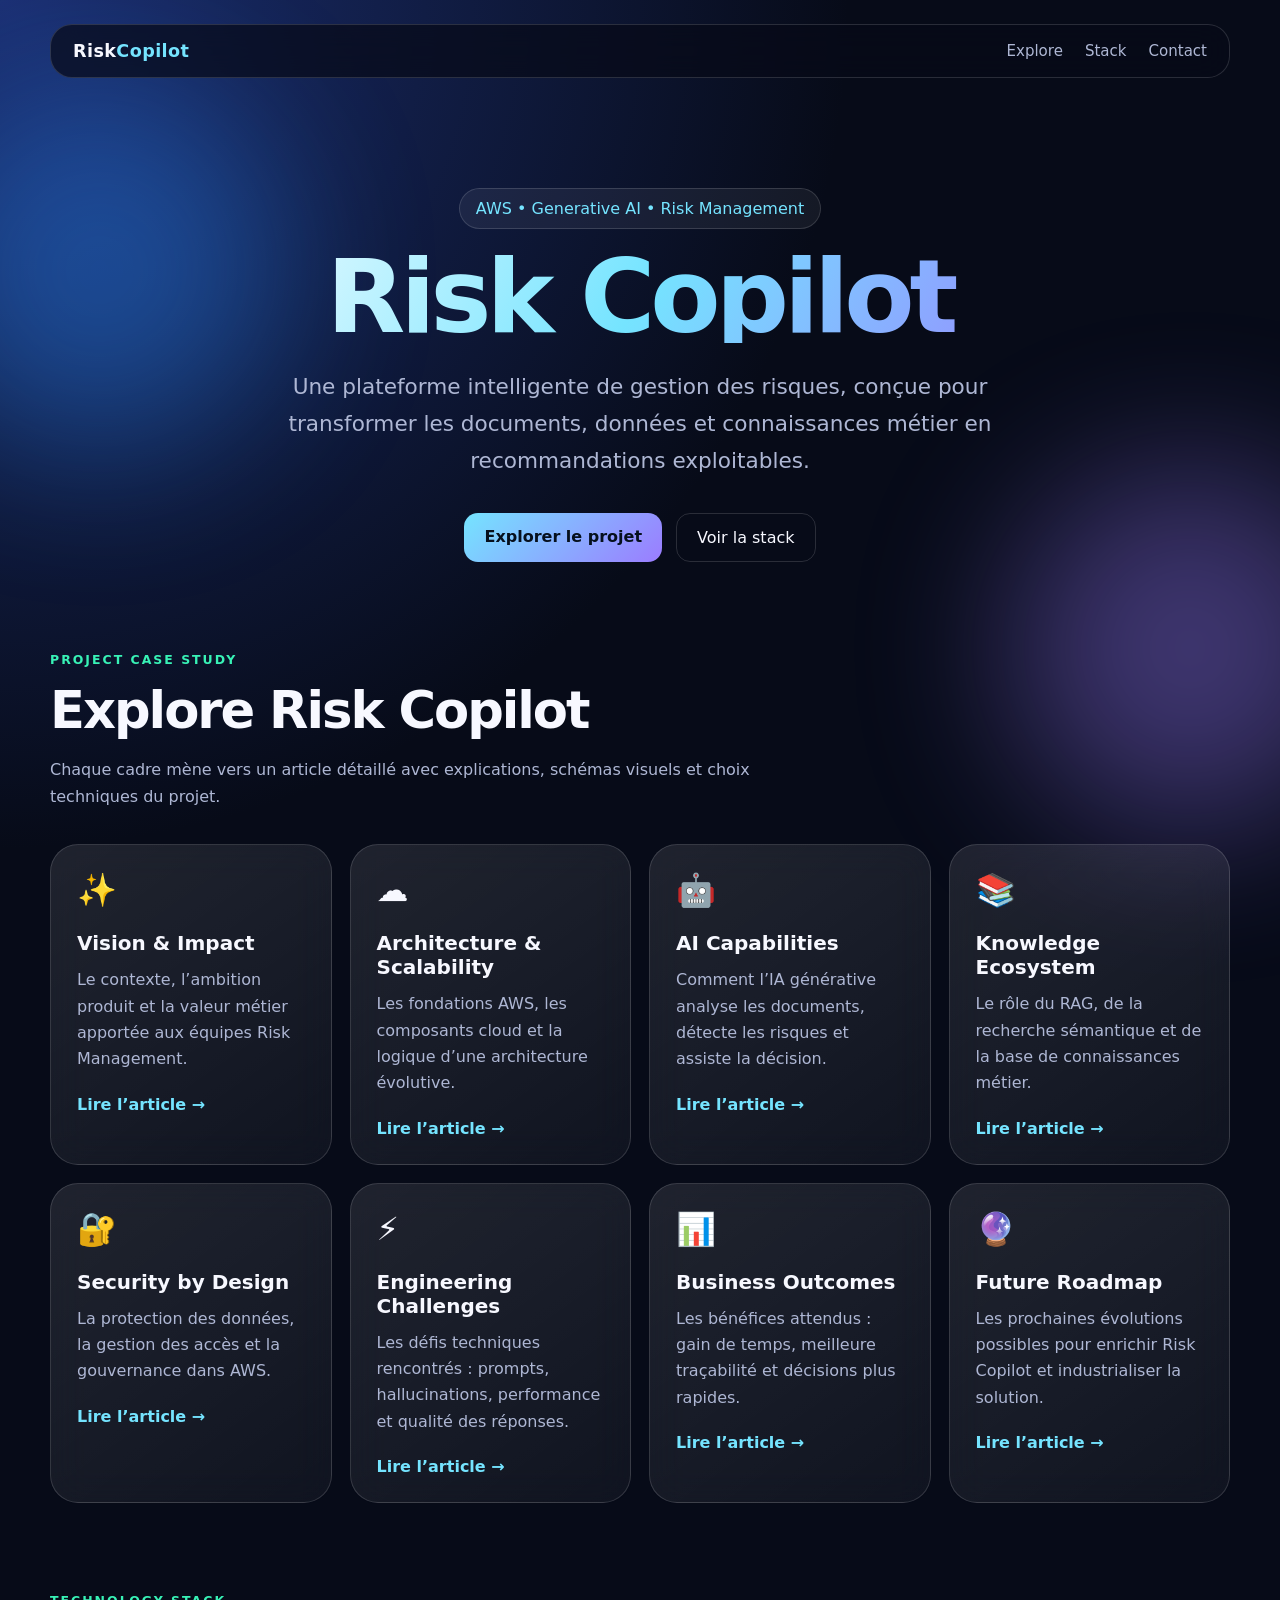
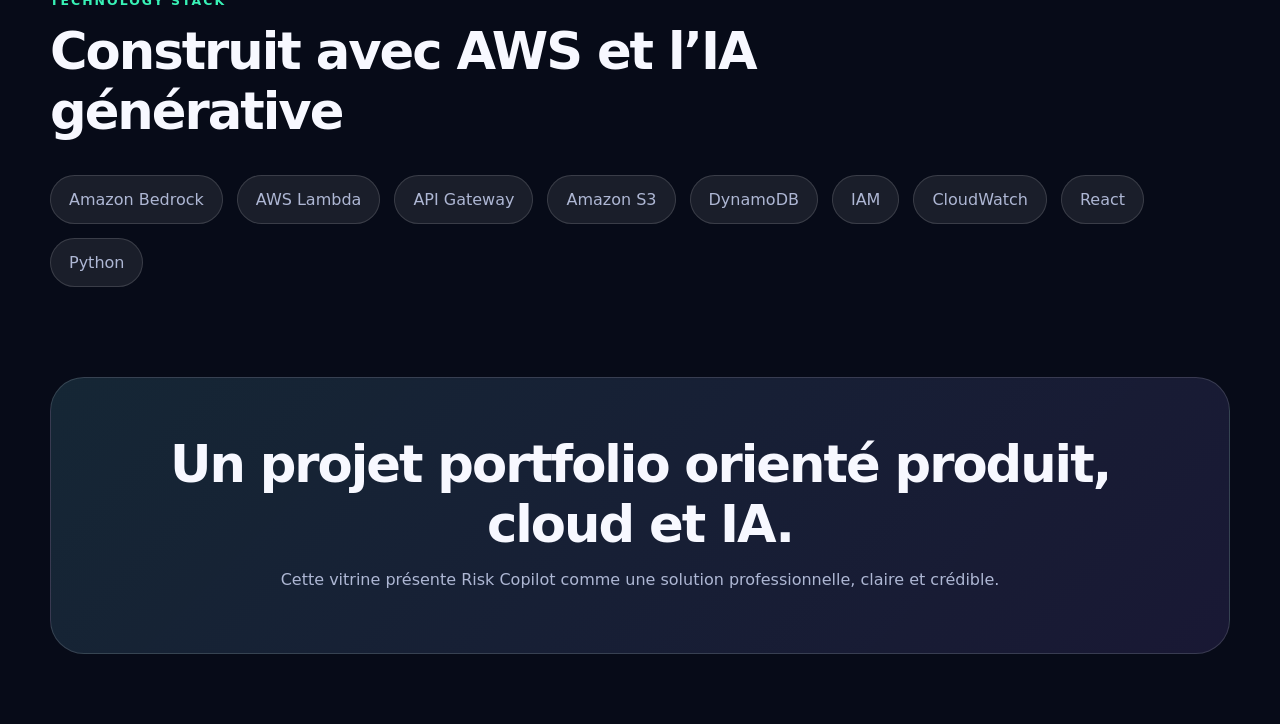
<file: index.html>
<!DOCTYPE html>
<html lang="fr">
<head>
  <meta charset="UTF-8" />
  <meta name="viewport" content="width=device-width, initial-scale=1.0" />
  <title>Risk Copilot | Portfolio Project</title>
  <link rel="stylesheet" href="style.css" />
</head>
<body>
  <div class="background-orb orb-one"></div>
  <div class="background-orb orb-two"></div>

  <header class="navbar">
    <div class="brand">Risk<span>Copilot</span></div>
    <nav>
      <a href="#explore">Explore</a>
      <a href="#stack">Stack</a>
      <a href="#contact">Contact</a>
    </nav>
  </header>

  <main>
    <section class="hero reveal">
      <div class="hero-badge">AWS • Generative AI • Risk Management</div>
      <h1>Risk Copilot</h1>
      <p class="subtitle">Une plateforme intelligente de gestion des risques, conçue pour transformer les documents, données et connaissances métier en recommandations exploitables.</p>
      <div class="hero-actions">
        <a class="primary-btn" href="#explore">Explorer le projet</a>
        <a class="secondary-btn" href="#stack">Voir la stack</a>
      </div>
    </section>

    <section id="explore" class="section reveal">
      <div class="section-heading">
        <p class="eyebrow">Project Case Study</p>
        <h2>Explore Risk Copilot</h2>
        <p>Chaque cadre mène vers un article détaillé avec explications, schémas visuels et choix techniques du projet.</p>
      </div>

      <div class="cards-grid">
        <a class="card" href="articles/vision-impact.html">
          <div class="icon">✨</div>
          <h3>Vision & Impact</h3>
          <p>Le contexte, l’ambition produit et la valeur métier apportée aux équipes Risk Management.</p>
          <span>Lire l’article →</span>
        </a>

        <a class="card" href="articles/architecture-scalability.html">
          <div class="icon">☁️</div>
          <h3>Architecture & Scalability</h3>
          <p>Les fondations AWS, les composants cloud et la logique d’une architecture évolutive.</p>
          <span>Lire l’article →</span>
        </a>

        <a class="card" href="articles/ai-capabilities.html">
          <div class="icon">🤖</div>
          <h3>AI Capabilities</h3>
          <p>Comment l’IA générative analyse les documents, détecte les risques et assiste la décision.</p>
          <span>Lire l’article →</span>
        </a>

        <a class="card" href="articles/knowledge-ecosystem.html">
          <div class="icon">📚</div>
          <h3>Knowledge Ecosystem</h3>
          <p>Le rôle du RAG, de la recherche sémantique et de la base de connaissances métier.</p>
          <span>Lire l’article →</span>
        </a>

        <a class="card" href="articles/security-by-design.html">
          <div class="icon">🔐</div>
          <h3>Security by Design</h3>
          <p>La protection des données, la gestion des accès et la gouvernance dans AWS.</p>
          <span>Lire l’article →</span>
        </a>

        <a class="card" href="articles/engineering-challenges.html">
          <div class="icon">⚡</div>
          <h3>Engineering Challenges</h3>
          <p>Les défis techniques rencontrés : prompts, hallucinations, performance et qualité des réponses.</p>
          <span>Lire l’article →</span>
        </a>

        <a class="card" href="articles/business-outcomes.html">
          <div class="icon">📊</div>
          <h3>Business Outcomes</h3>
          <p>Les bénéfices attendus : gain de temps, meilleure traçabilité et décisions plus rapides.</p>
          <span>Lire l’article →</span>
        </a>

        <a class="card" href="articles/future-roadmap.html">
          <div class="icon">🔮</div>
          <h3>Future Roadmap</h3>
          <p>Les prochaines évolutions possibles pour enrichir Risk Copilot et industrialiser la solution.</p>
          <span>Lire l’article →</span>
        </a>
      </div>
    </section>

    <section id="stack" class="section stack reveal">
      <div class="section-heading">
        <p class="eyebrow">Technology Stack</p>
        <h2>Construit avec AWS et l’IA générative</h2>
      </div>
      <div class="stack-list">
        <span>Amazon Bedrock</span>
        <span>AWS Lambda</span>
        <span>API Gateway</span>
        <span>Amazon S3</span>
        <span>DynamoDB</span>
        <span>IAM</span>
        <span>CloudWatch</span>
        <span>React</span>
        <span>Python</span>
      </div>
    </section>

    <section id="contact" class="footer-cta reveal">
      <h2>Un projet portfolio orienté produit, cloud et IA.</h2>
      <p>Cette vitrine présente Risk Copilot comme une solution professionnelle, claire et crédible.</p>
    </section>
  </main>

  <script src="script.js"></script>
</body>
</html>
</file>
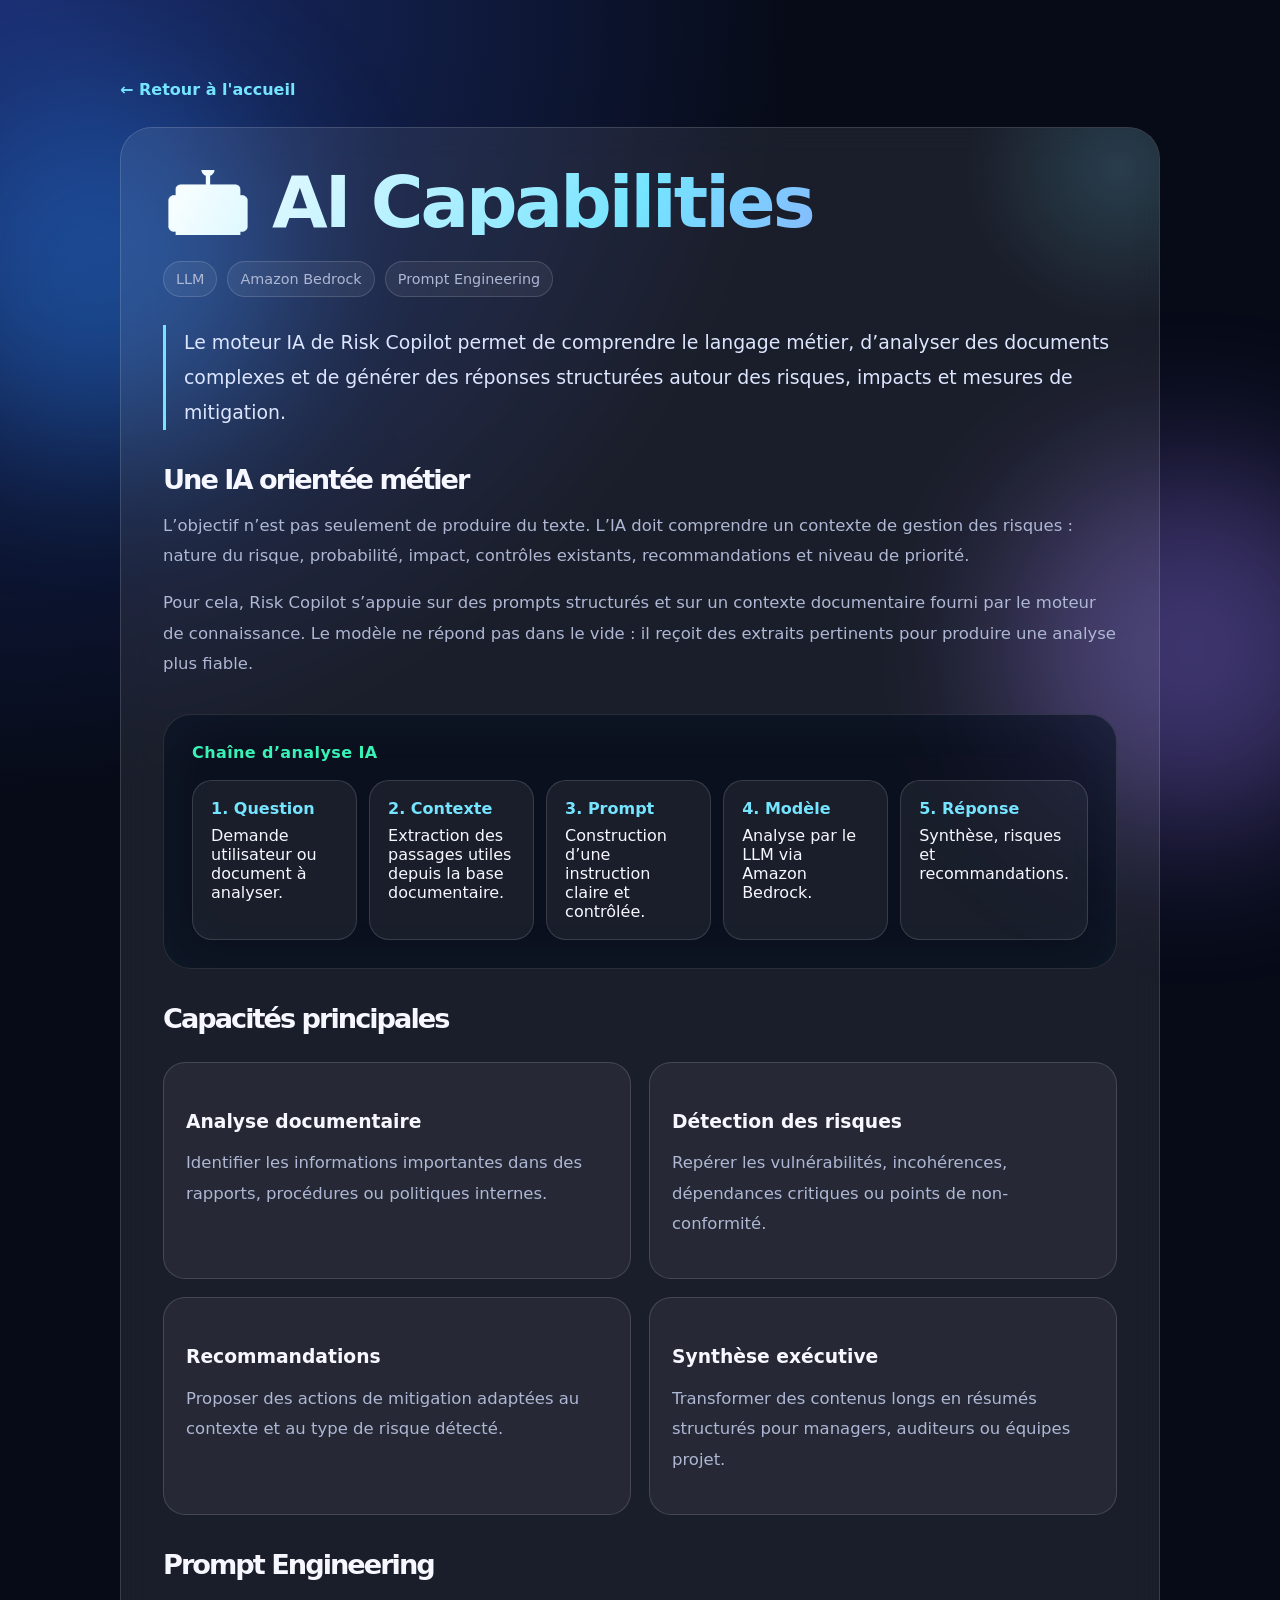
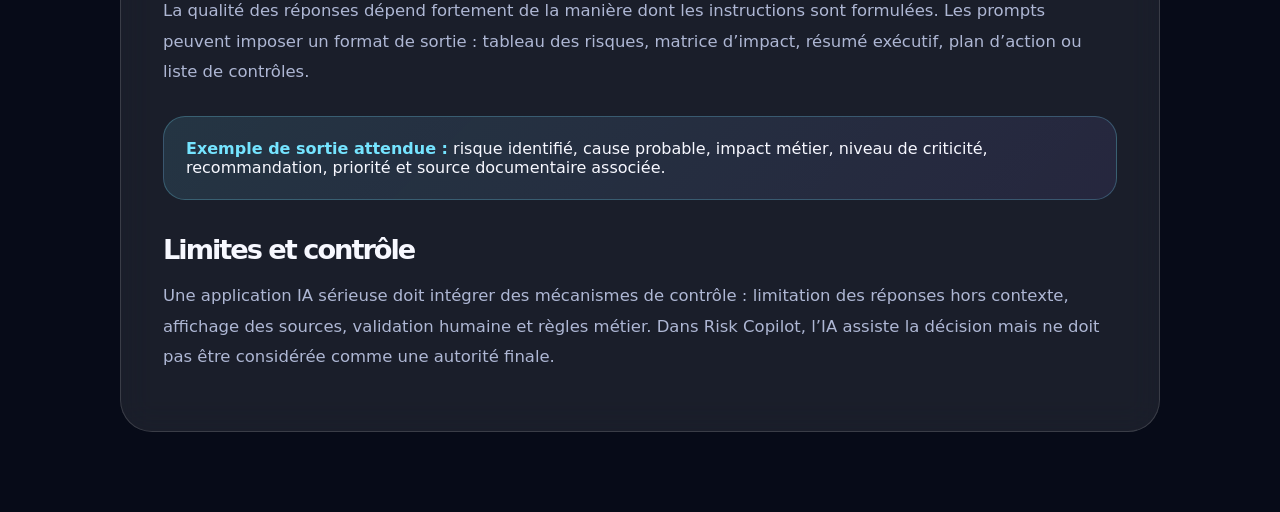
<file: articles/ai-capabilities.html>
<!DOCTYPE html>
<html lang="fr">
<head>
  <meta charset="UTF-8" />
  <meta name="viewport" content="width=device-width, initial-scale=1.0" />
  <title>🤖 AI Capabilities | Risk Copilot</title>
  <link rel="stylesheet" href="../style.css" />
</head>
<body>
  <div class="background-orb orb-one"></div>
  <div class="background-orb orb-two"></div>
  <main class="article-page reveal visible">
    <a class="back-link" href="../index.html">← Retour à l'accueil</a>
    <article class="article-card">
      <h1>🤖 AI Capabilities</h1>
      <div class="article-meta"><span>LLM</span><span>Amazon Bedrock</span><span>Prompt Engineering</span></div>

      <p class="article-lead">Le moteur IA de Risk Copilot permet de comprendre le langage métier, d’analyser des documents complexes et de générer des réponses structurées autour des risques, impacts et mesures de mitigation.</p>
      <h2>Une IA orientée métier</h2>
      <p>L’objectif n’est pas seulement de produire du texte. L’IA doit comprendre un contexte de gestion des risques : nature du risque, probabilité, impact, contrôles existants, recommandations et niveau de priorité.</p>
      <p>Pour cela, Risk Copilot s’appuie sur des prompts structurés et sur un contexte documentaire fourni par le moteur de connaissance. Le modèle ne répond pas dans le vide : il reçoit des extraits pertinents pour produire une analyse plus fiable.</p>
      <div class="diagram">
        <div class="diagram-title">Chaîne d’analyse IA</div>
        <div class="pipeline">
          <div class="step"><b>1. Question</b>Demande utilisateur ou document à analyser.</div>
          <div class="step"><b>2. Contexte</b>Extraction des passages utiles depuis la base documentaire.</div>
          <div class="step"><b>3. Prompt</b>Construction d’une instruction claire et contrôlée.</div>
          <div class="step"><b>4. Modèle</b>Analyse par le LLM via Amazon Bedrock.</div>
          <div class="step"><b>5. Réponse</b>Synthèse, risques et recommandations.</div>
        </div>
      </div>
      <h2>Capacités principales</h2>
      <div class="two-col">
        <div class="info-box"><h3>Analyse documentaire</h3><p>Identifier les informations importantes dans des rapports, procédures ou politiques internes.</p></div>
        <div class="info-box"><h3>Détection des risques</h3><p>Repérer les vulnérabilités, incohérences, dépendances critiques ou points de non-conformité.</p></div>
        <div class="info-box"><h3>Recommandations</h3><p>Proposer des actions de mitigation adaptées au contexte et au type de risque détecté.</p></div>
        <div class="info-box"><h3>Synthèse exécutive</h3><p>Transformer des contenus longs en résumés structurés pour managers, auditeurs ou équipes projet.</p></div>
      </div>
      <h2>Prompt Engineering</h2>
      <p>La qualité des réponses dépend fortement de la manière dont les instructions sont formulées. Les prompts peuvent imposer un format de sortie : tableau des risques, matrice d’impact, résumé exécutif, plan d’action ou liste de contrôles.</p>
      <div class="callout"><strong>Exemple de sortie attendue :</strong> risque identifié, cause probable, impact métier, niveau de criticité, recommandation, priorité et source documentaire associée.</div>
      <h2>Limites et contrôle</h2>
      <p>Une application IA sérieuse doit intégrer des mécanismes de contrôle : limitation des réponses hors contexte, affichage des sources, validation humaine et règles métier. Dans Risk Copilot, l’IA assiste la décision mais ne doit pas être considérée comme une autorité finale.</p>
    </article>
  </main>
</body>
</html>
</file>
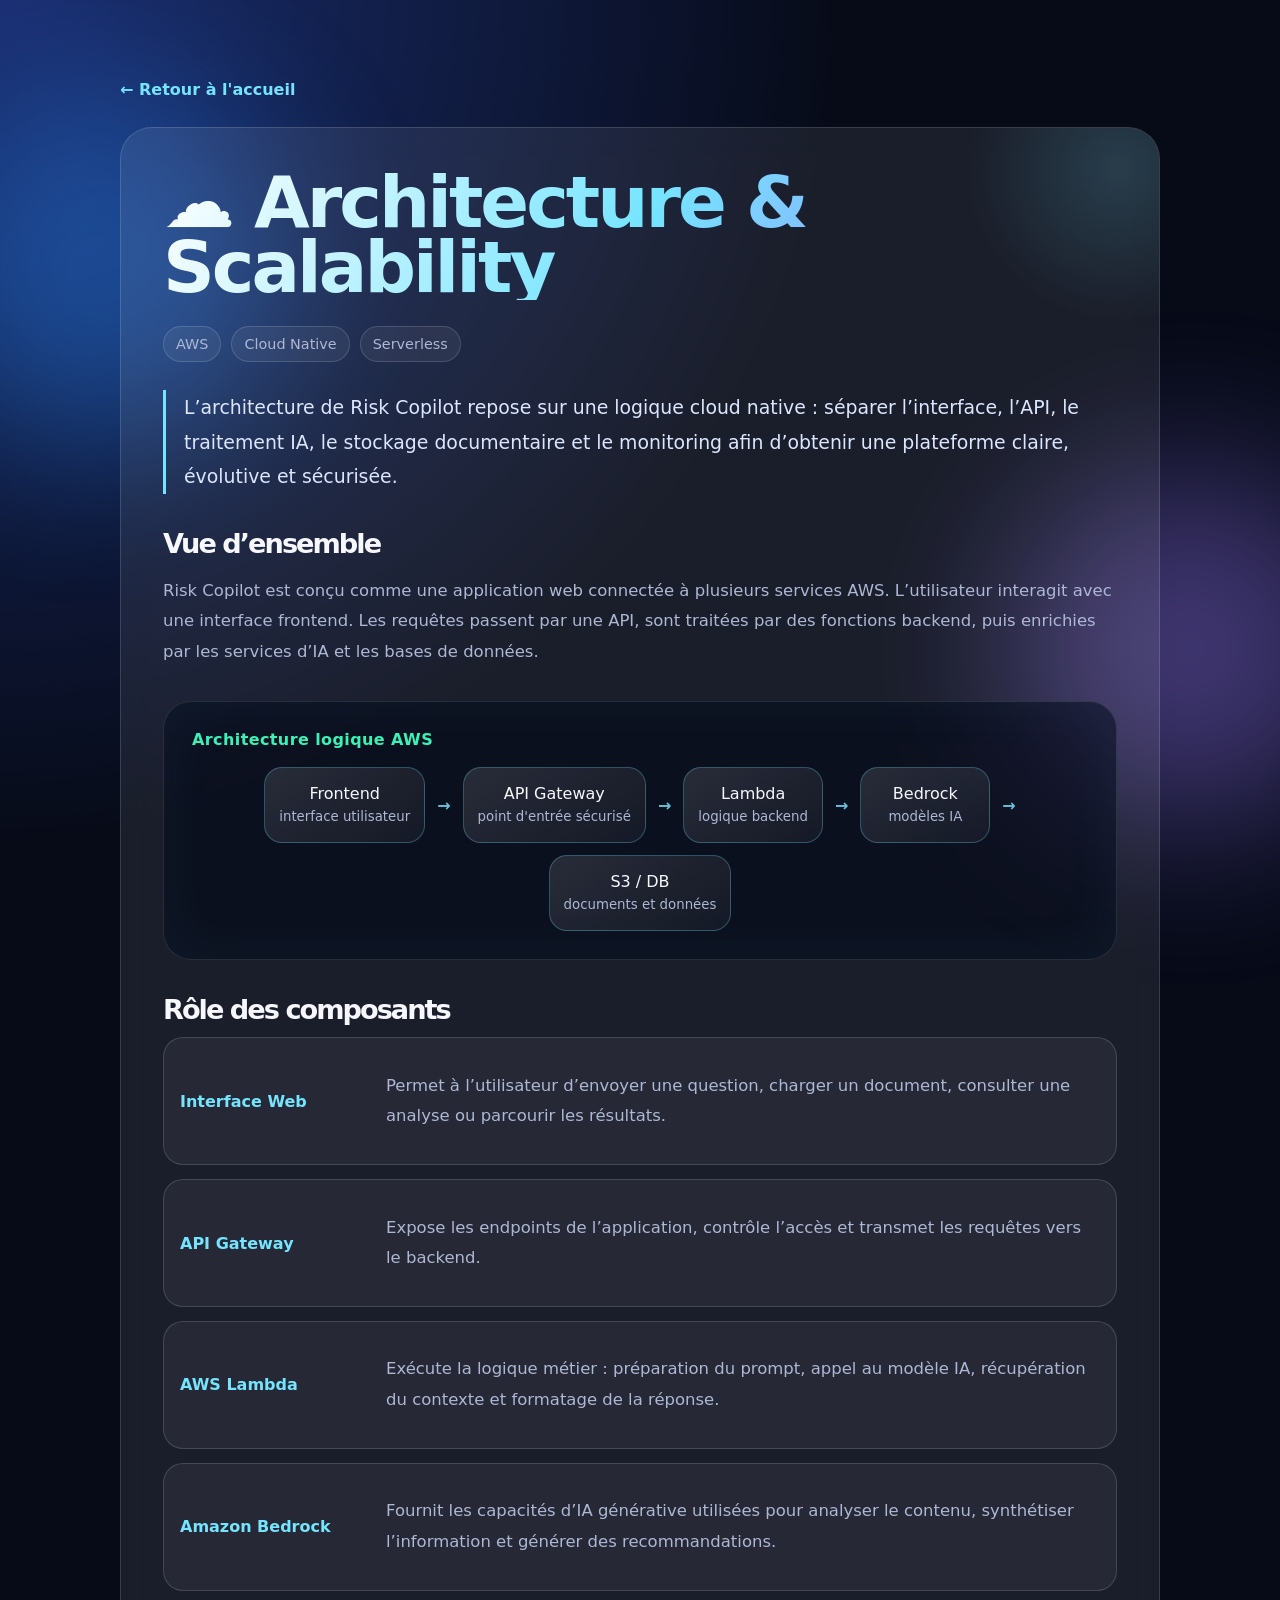
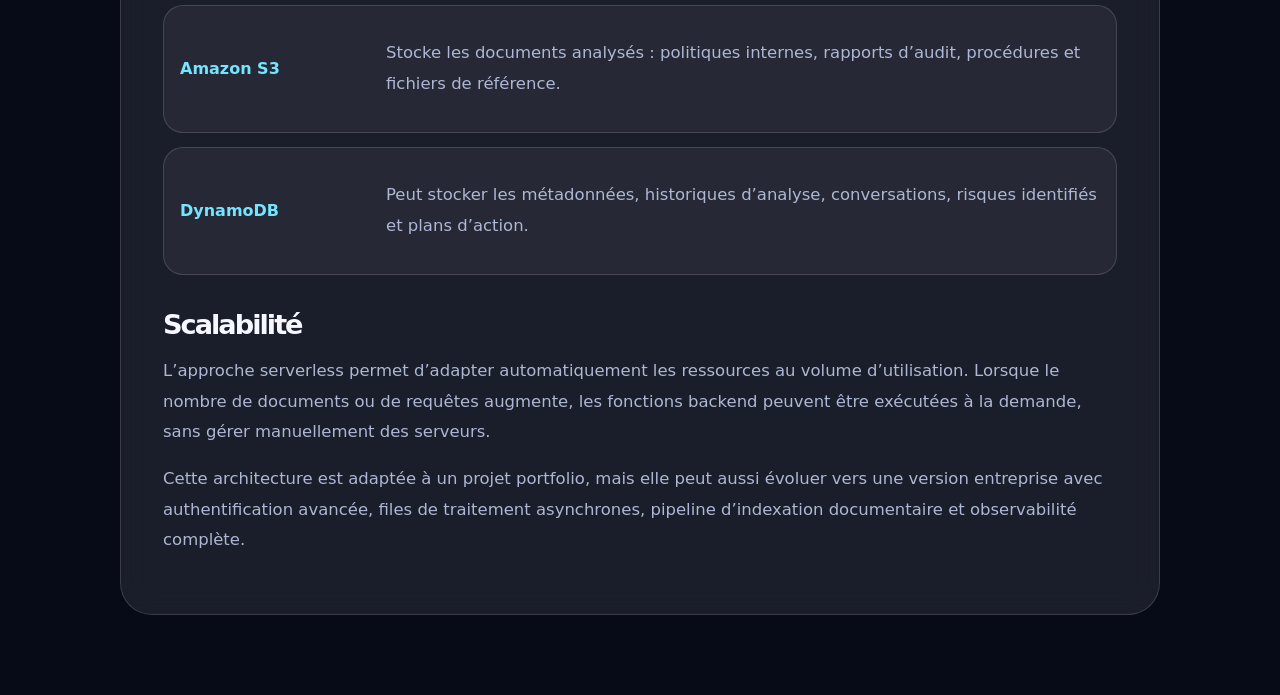
<file: articles/architecture-scalability.html>
<!DOCTYPE html>
<html lang="fr">
<head>
  <meta charset="UTF-8" />
  <meta name="viewport" content="width=device-width, initial-scale=1.0" />
  <title>☁️ Architecture & Scalability | Risk Copilot</title>
  <link rel="stylesheet" href="../style.css" />
</head>
<body>
  <div class="background-orb orb-one"></div>
  <div class="background-orb orb-two"></div>
  <main class="article-page reveal visible">
    <a class="back-link" href="../index.html">← Retour à l'accueil</a>
    <article class="article-card">
      <h1>☁️ Architecture & Scalability</h1>
      <div class="article-meta"><span>AWS</span><span>Cloud Native</span><span>Serverless</span></div>

      <p class="article-lead">L’architecture de Risk Copilot repose sur une logique cloud native : séparer l’interface, l’API, le traitement IA, le stockage documentaire et le monitoring afin d’obtenir une plateforme claire, évolutive et sécurisée.</p>
      <h2>Vue d’ensemble</h2>
      <p>Risk Copilot est conçu comme une application web connectée à plusieurs services AWS. L’utilisateur interagit avec une interface frontend. Les requêtes passent par une API, sont traitées par des fonctions backend, puis enrichies par les services d’IA et les bases de données.</p>
      <div class="diagram">
        <div class="diagram-title">Architecture logique AWS</div>
        <div class="flow">
          <div class="node">Frontend<small>interface utilisateur</small></div><div class="arrow">→</div>
          <div class="node">API Gateway<small>point d'entrée sécurisé</small></div><div class="arrow">→</div>
          <div class="node">Lambda<small>logique backend</small></div><div class="arrow">→</div>
          <div class="node">Bedrock<small>modèles IA</small></div><div class="arrow">→</div>
          <div class="node">S3 / DB<small>documents et données</small></div>
        </div>
      </div>
      <h2>Rôle des composants</h2>
      <div class="layered">
        <div class="layer"><strong>Interface Web</strong><p>Permet à l’utilisateur d’envoyer une question, charger un document, consulter une analyse ou parcourir les résultats.</p></div>
        <div class="layer"><strong>API Gateway</strong><p>Expose les endpoints de l’application, contrôle l’accès et transmet les requêtes vers le backend.</p></div>
        <div class="layer"><strong>AWS Lambda</strong><p>Exécute la logique métier : préparation du prompt, appel au modèle IA, récupération du contexte et formatage de la réponse.</p></div>
        <div class="layer"><strong>Amazon Bedrock</strong><p>Fournit les capacités d’IA générative utilisées pour analyser le contenu, synthétiser l’information et générer des recommandations.</p></div>
        <div class="layer"><strong>Amazon S3</strong><p>Stocke les documents analysés : politiques internes, rapports d’audit, procédures et fichiers de référence.</p></div>
        <div class="layer"><strong>DynamoDB</strong><p>Peut stocker les métadonnées, historiques d’analyse, conversations, risques identifiés et plans d’action.</p></div>
      </div>
      <h2>Scalabilité</h2>
      <p>L’approche serverless permet d’adapter automatiquement les ressources au volume d’utilisation. Lorsque le nombre de documents ou de requêtes augmente, les fonctions backend peuvent être exécutées à la demande, sans gérer manuellement des serveurs.</p>
      <p>Cette architecture est adaptée à un projet portfolio, mais elle peut aussi évoluer vers une version entreprise avec authentification avancée, files de traitement asynchrones, pipeline d’indexation documentaire et observabilité complète.</p>
    </article>
  </main>
</body>
</html>
</file>
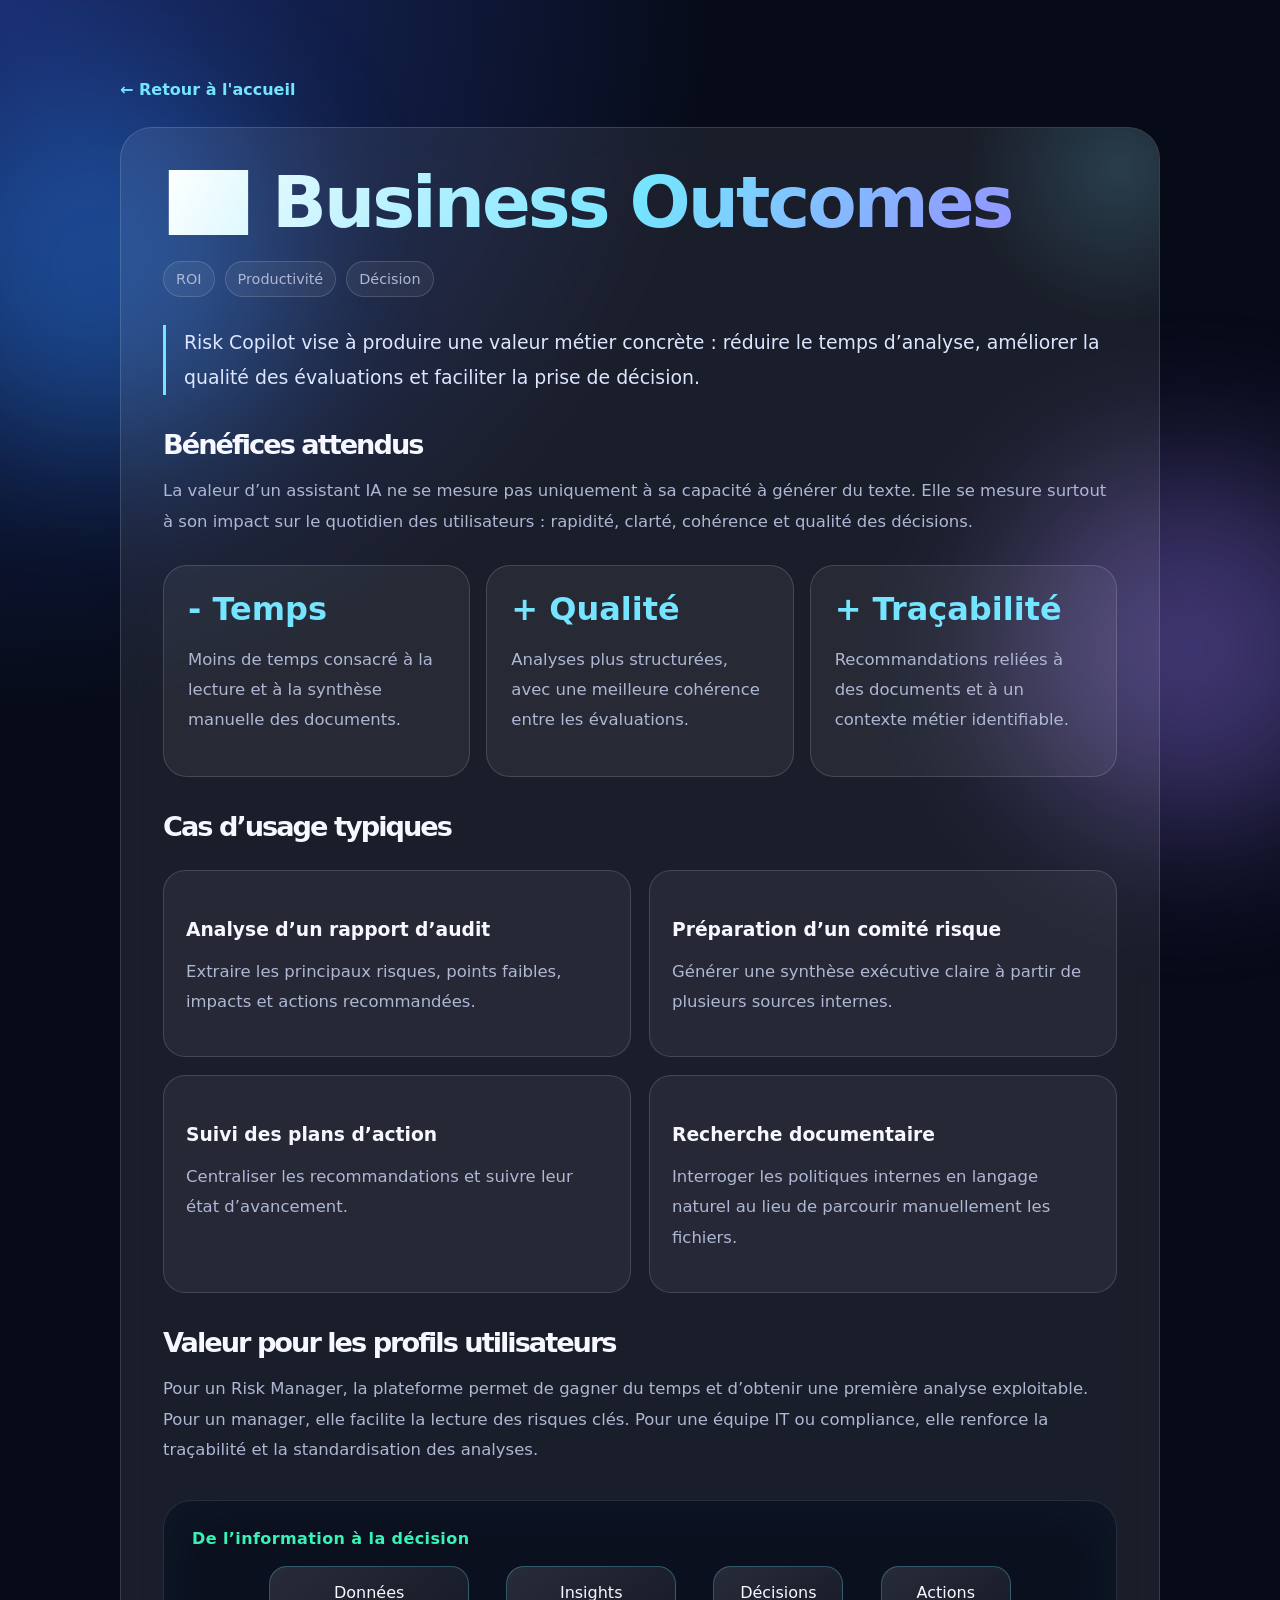
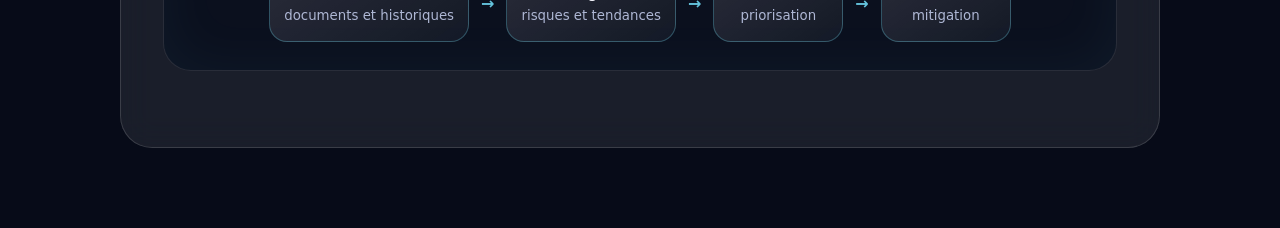
<file: articles/business-outcomes.html>
<!DOCTYPE html>
<html lang="fr">
<head>
  <meta charset="UTF-8" />
  <meta name="viewport" content="width=device-width, initial-scale=1.0" />
  <title>📊 Business Outcomes | Risk Copilot</title>
  <link rel="stylesheet" href="../style.css" />
</head>
<body>
  <div class="background-orb orb-one"></div>
  <div class="background-orb orb-two"></div>
  <main class="article-page reveal visible">
    <a class="back-link" href="../index.html">← Retour à l'accueil</a>
    <article class="article-card">
      <h1>📊 Business Outcomes</h1>
      <div class="article-meta"><span>ROI</span><span>Productivité</span><span>Décision</span></div>

      <p class="article-lead">Risk Copilot vise à produire une valeur métier concrète : réduire le temps d’analyse, améliorer la qualité des évaluations et faciliter la prise de décision.</p>
      <h2>Bénéfices attendus</h2>
      <p>La valeur d’un assistant IA ne se mesure pas uniquement à sa capacité à générer du texte. Elle se mesure surtout à son impact sur le quotidien des utilisateurs : rapidité, clarté, cohérence et qualité des décisions.</p>
      <div class="kpi-grid">
        <div class="kpi"><strong>- Temps</strong><p>Moins de temps consacré à la lecture et à la synthèse manuelle des documents.</p></div>
        <div class="kpi"><strong>+ Qualité</strong><p>Analyses plus structurées, avec une meilleure cohérence entre les évaluations.</p></div>
        <div class="kpi"><strong>+ Traçabilité</strong><p>Recommandations reliées à des documents et à un contexte métier identifiable.</p></div>
      </div>
      <h2>Cas d’usage typiques</h2>
      <div class="two-col">
        <div class="info-box"><h3>Analyse d’un rapport d’audit</h3><p>Extraire les principaux risques, points faibles, impacts et actions recommandées.</p></div>
        <div class="info-box"><h3>Préparation d’un comité risque</h3><p>Générer une synthèse exécutive claire à partir de plusieurs sources internes.</p></div>
        <div class="info-box"><h3>Suivi des plans d’action</h3><p>Centraliser les recommandations et suivre leur état d’avancement.</p></div>
        <div class="info-box"><h3>Recherche documentaire</h3><p>Interroger les politiques internes en langage naturel au lieu de parcourir manuellement les fichiers.</p></div>
      </div>
      <h2>Valeur pour les profils utilisateurs</h2>
      <p>Pour un Risk Manager, la plateforme permet de gagner du temps et d’obtenir une première analyse exploitable. Pour un manager, elle facilite la lecture des risques clés. Pour une équipe IT ou compliance, elle renforce la traçabilité et la standardisation des analyses.</p>
      <div class="diagram">
        <div class="diagram-title">De l’information à la décision</div>
        <div class="flow">
          <div class="node">Données<small>documents et historiques</small></div><div class="arrow">→</div>
          <div class="node">Insights<small>risques et tendances</small></div><div class="arrow">→</div>
          <div class="node">Décisions<small>priorisation</small></div><div class="arrow">→</div>
          <div class="node">Actions<small>mitigation</small></div>
        </div>
      </div>
    </article>
  </main>
</body>
</html>
</file>
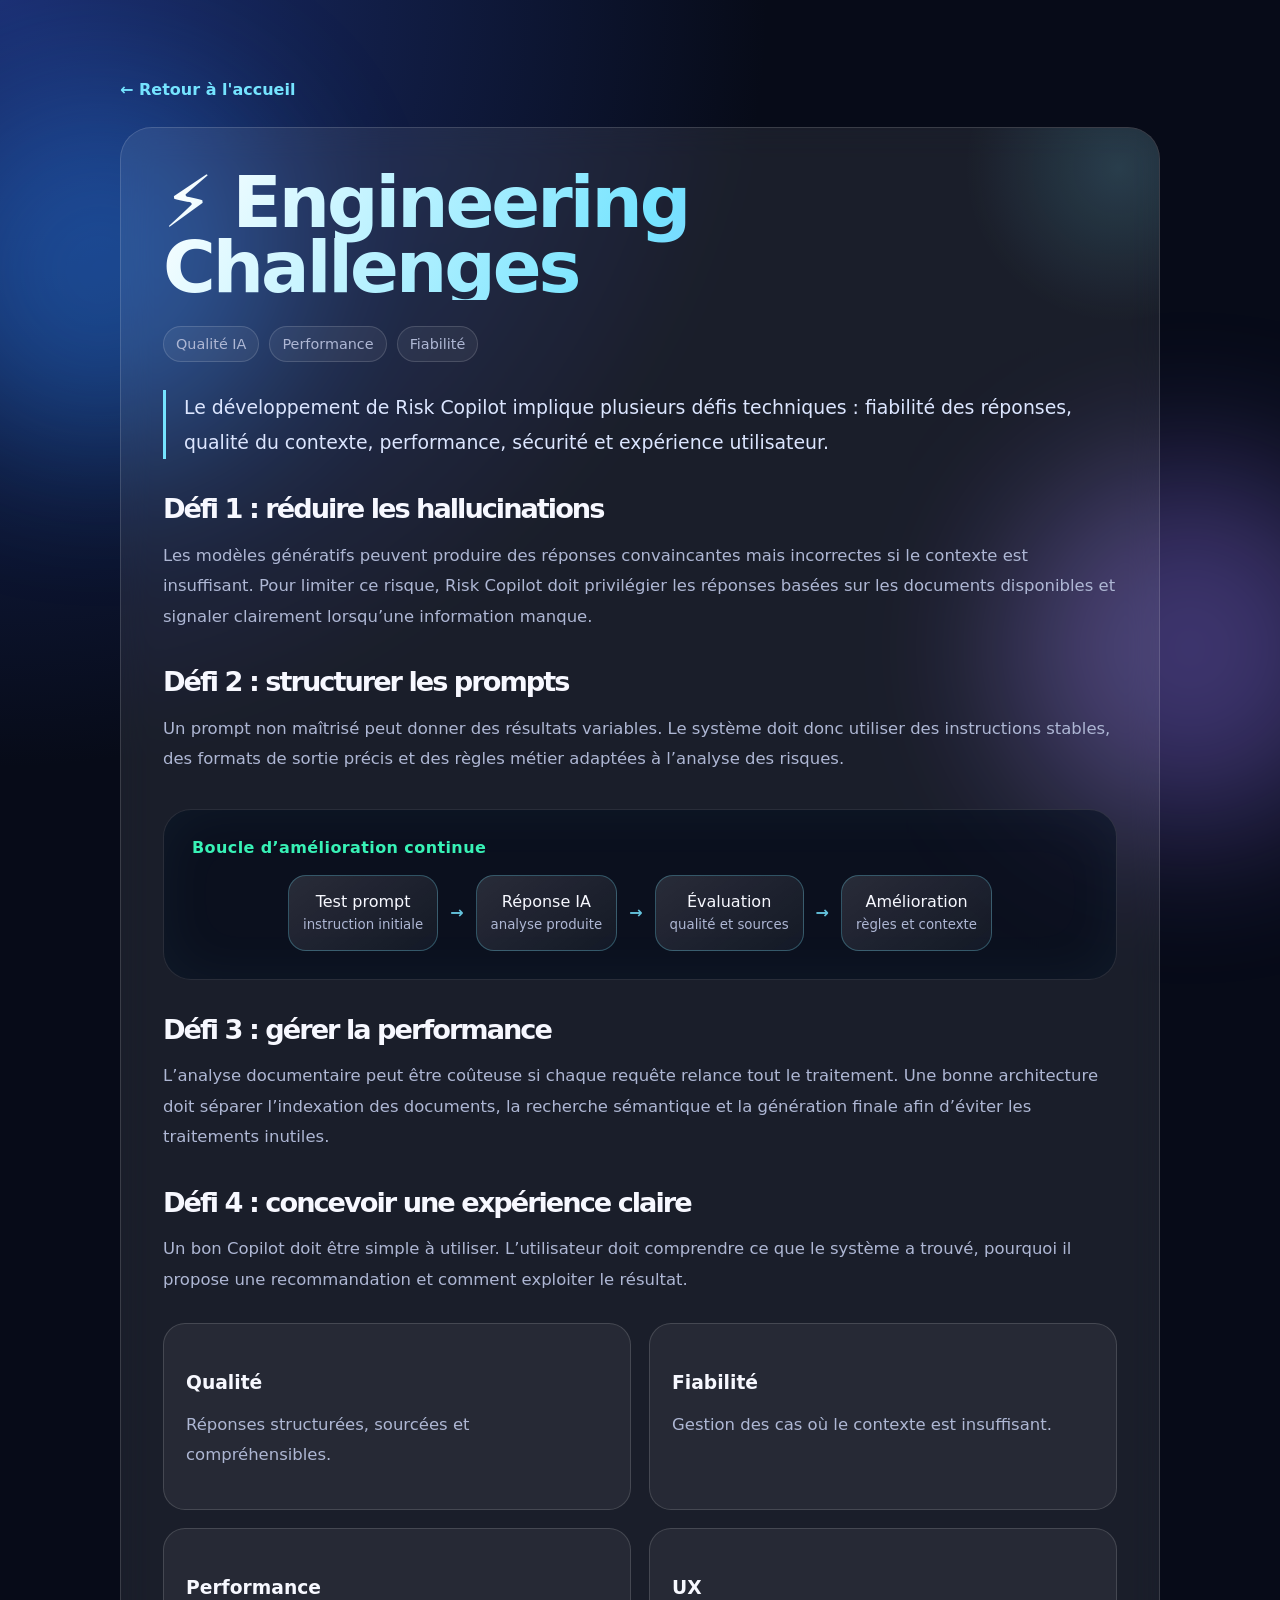
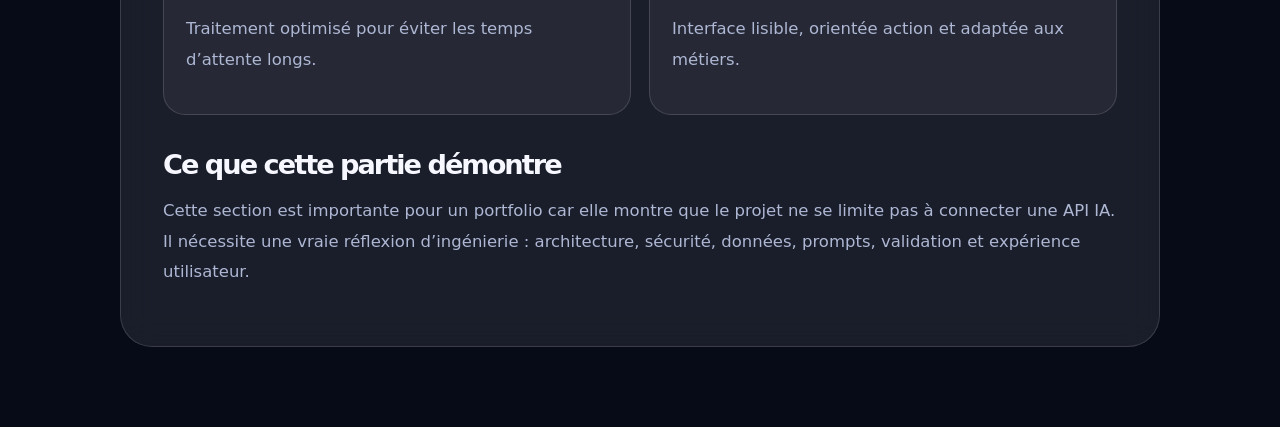
<file: articles/engineering-challenges.html>
<!DOCTYPE html>
<html lang="fr">
<head>
  <meta charset="UTF-8" />
  <meta name="viewport" content="width=device-width, initial-scale=1.0" />
  <title>⚡ Engineering Challenges | Risk Copilot</title>
  <link rel="stylesheet" href="../style.css" />
</head>
<body>
  <div class="background-orb orb-one"></div>
  <div class="background-orb orb-two"></div>
  <main class="article-page reveal visible">
    <a class="back-link" href="../index.html">← Retour à l'accueil</a>
    <article class="article-card">
      <h1>⚡ Engineering Challenges</h1>
      <div class="article-meta"><span>Qualité IA</span><span>Performance</span><span>Fiabilité</span></div>

      <p class="article-lead">Le développement de Risk Copilot implique plusieurs défis techniques : fiabilité des réponses, qualité du contexte, performance, sécurité et expérience utilisateur.</p>
      <h2>Défi 1 : réduire les hallucinations</h2>
      <p>Les modèles génératifs peuvent produire des réponses convaincantes mais incorrectes si le contexte est insuffisant. Pour limiter ce risque, Risk Copilot doit privilégier les réponses basées sur les documents disponibles et signaler clairement lorsqu’une information manque.</p>
      <h2>Défi 2 : structurer les prompts</h2>
      <p>Un prompt non maîtrisé peut donner des résultats variables. Le système doit donc utiliser des instructions stables, des formats de sortie précis et des règles métier adaptées à l’analyse des risques.</p>
      <div class="diagram">
        <div class="diagram-title">Boucle d’amélioration continue</div>
        <div class="flow">
          <div class="node">Test prompt<small>instruction initiale</small></div><div class="arrow">→</div>
          <div class="node">Réponse IA<small>analyse produite</small></div><div class="arrow">→</div>
          <div class="node">Évaluation<small>qualité et sources</small></div><div class="arrow">→</div>
          <div class="node">Amélioration<small>règles et contexte</small></div>
        </div>
      </div>
      <h2>Défi 3 : gérer la performance</h2>
      <p>L’analyse documentaire peut être coûteuse si chaque requête relance tout le traitement. Une bonne architecture doit séparer l’indexation des documents, la recherche sémantique et la génération finale afin d’éviter les traitements inutiles.</p>
      <h2>Défi 4 : concevoir une expérience claire</h2>
      <p>Un bon Copilot doit être simple à utiliser. L’utilisateur doit comprendre ce que le système a trouvé, pourquoi il propose une recommandation et comment exploiter le résultat.</p>
      <div class="two-col">
        <div class="info-box"><h3>Qualité</h3><p>Réponses structurées, sourcées et compréhensibles.</p></div>
        <div class="info-box"><h3>Fiabilité</h3><p>Gestion des cas où le contexte est insuffisant.</p></div>
        <div class="info-box"><h3>Performance</h3><p>Traitement optimisé pour éviter les temps d’attente longs.</p></div>
        <div class="info-box"><h3>UX</h3><p>Interface lisible, orientée action et adaptée aux métiers.</p></div>
      </div>
      <h2>Ce que cette partie démontre</h2>
      <p>Cette section est importante pour un portfolio car elle montre que le projet ne se limite pas à connecter une API IA. Il nécessite une vraie réflexion d’ingénierie : architecture, sécurité, données, prompts, validation et expérience utilisateur.</p>
    </article>
  </main>
</body>
</html>
</file>
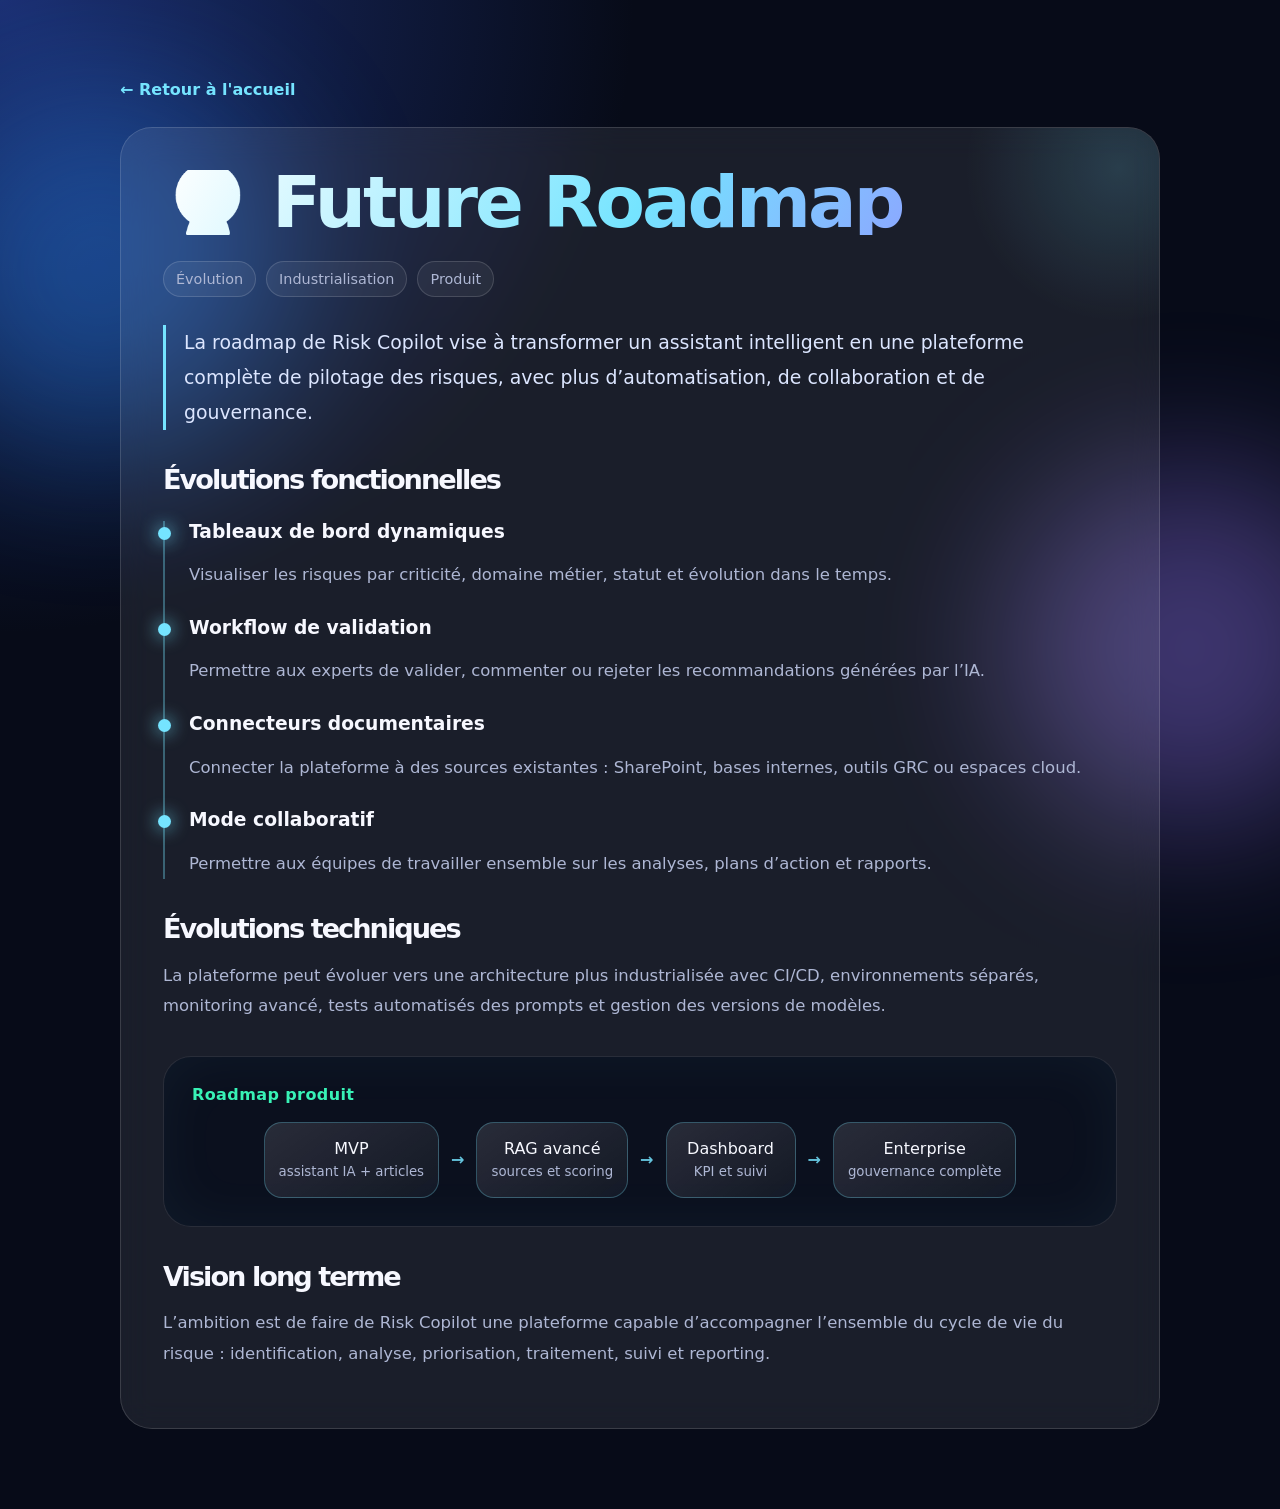
<file: articles/future-roadmap.html>
<!DOCTYPE html>
<html lang="fr">
<head>
  <meta charset="UTF-8" />
  <meta name="viewport" content="width=device-width, initial-scale=1.0" />
  <title>🔮 Future Roadmap | Risk Copilot</title>
  <link rel="stylesheet" href="../style.css" />
</head>
<body>
  <div class="background-orb orb-one"></div>
  <div class="background-orb orb-two"></div>
  <main class="article-page reveal visible">
    <a class="back-link" href="../index.html">← Retour à l'accueil</a>
    <article class="article-card">
      <h1>🔮 Future Roadmap</h1>
      <div class="article-meta"><span>Évolution</span><span>Industrialisation</span><span>Produit</span></div>

      <p class="article-lead">La roadmap de Risk Copilot vise à transformer un assistant intelligent en une plateforme complète de pilotage des risques, avec plus d’automatisation, de collaboration et de gouvernance.</p>
      <h2>Évolutions fonctionnelles</h2>
      <div class="timeline">
        <div class="timeline-item"><h3>Tableaux de bord dynamiques</h3><p>Visualiser les risques par criticité, domaine métier, statut et évolution dans le temps.</p></div>
        <div class="timeline-item"><h3>Workflow de validation</h3><p>Permettre aux experts de valider, commenter ou rejeter les recommandations générées par l’IA.</p></div>
        <div class="timeline-item"><h3>Connecteurs documentaires</h3><p>Connecter la plateforme à des sources existantes : SharePoint, bases internes, outils GRC ou espaces cloud.</p></div>
        <div class="timeline-item"><h3>Mode collaboratif</h3><p>Permettre aux équipes de travailler ensemble sur les analyses, plans d’action et rapports.</p></div>
      </div>
      <h2>Évolutions techniques</h2>
      <p>La plateforme peut évoluer vers une architecture plus industrialisée avec CI/CD, environnements séparés, monitoring avancé, tests automatisés des prompts et gestion des versions de modèles.</p>
      <div class="diagram">
        <div class="diagram-title">Roadmap produit</div>
        <div class="flow">
          <div class="node">MVP<small>assistant IA + articles</small></div><div class="arrow">→</div>
          <div class="node">RAG avancé<small>sources et scoring</small></div><div class="arrow">→</div>
          <div class="node">Dashboard<small>KPI et suivi</small></div><div class="arrow">→</div>
          <div class="node">Enterprise<small>gouvernance complète</small></div>
        </div>
      </div>
      <h2>Vision long terme</h2>
      <p>L’ambition est de faire de Risk Copilot une plateforme capable d’accompagner l’ensemble du cycle de vie du risque : identification, analyse, priorisation, traitement, suivi et reporting.</p>
    </article>
  </main>
</body>
</html>
</file>
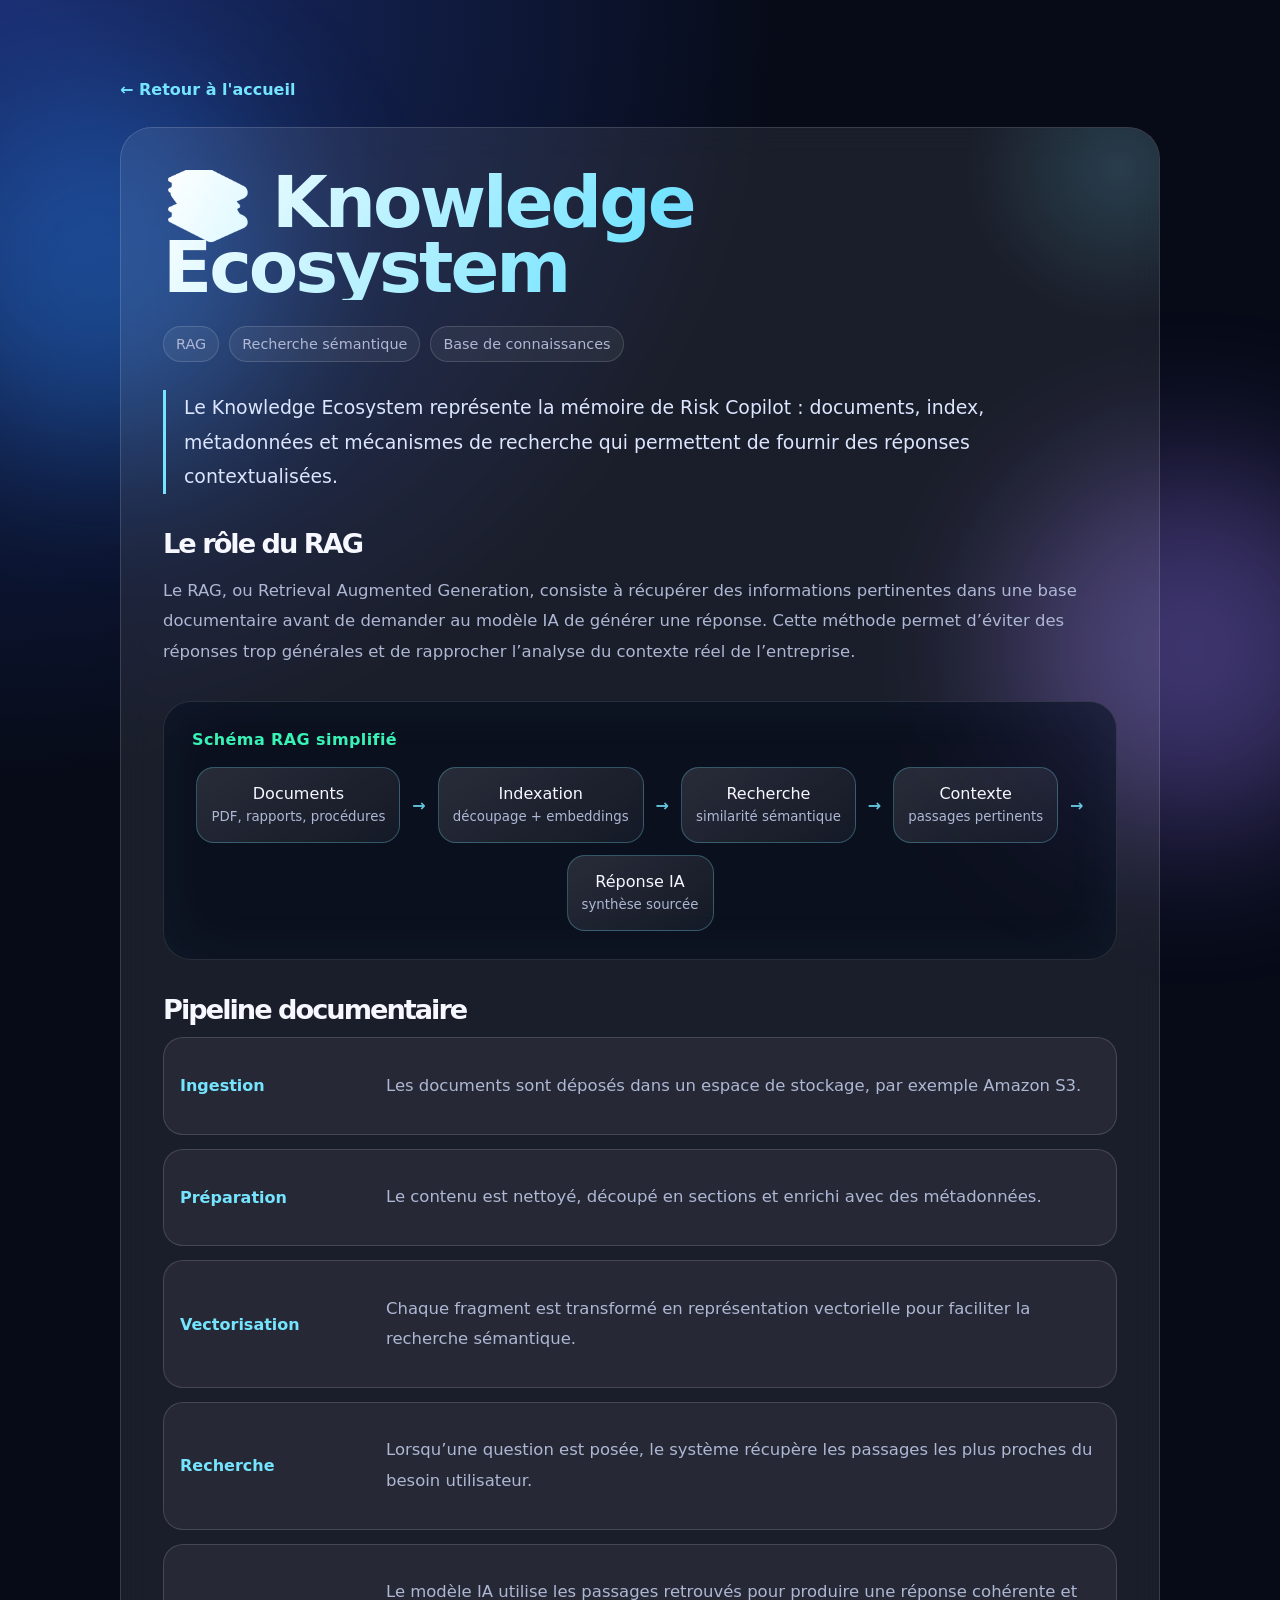
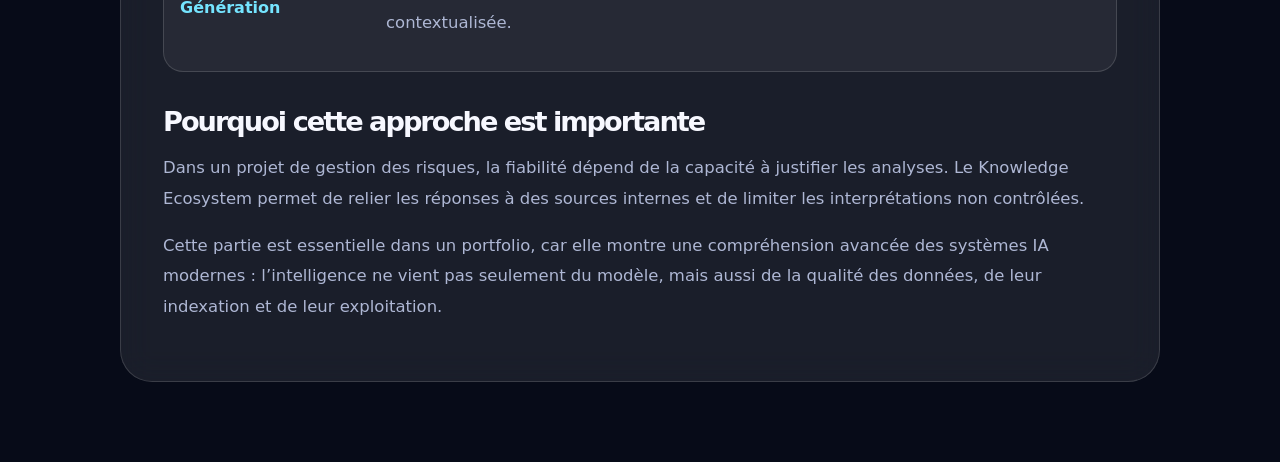
<file: articles/knowledge-ecosystem.html>
<!DOCTYPE html>
<html lang="fr">
<head>
  <meta charset="UTF-8" />
  <meta name="viewport" content="width=device-width, initial-scale=1.0" />
  <title>📚 Knowledge Ecosystem | Risk Copilot</title>
  <link rel="stylesheet" href="../style.css" />
</head>
<body>
  <div class="background-orb orb-one"></div>
  <div class="background-orb orb-two"></div>
  <main class="article-page reveal visible">
    <a class="back-link" href="../index.html">← Retour à l'accueil</a>
    <article class="article-card">
      <h1>📚 Knowledge Ecosystem</h1>
      <div class="article-meta"><span>RAG</span><span>Recherche sémantique</span><span>Base de connaissances</span></div>

      <p class="article-lead">Le Knowledge Ecosystem représente la mémoire de Risk Copilot : documents, index, métadonnées et mécanismes de recherche qui permettent de fournir des réponses contextualisées.</p>
      <h2>Le rôle du RAG</h2>
      <p>Le RAG, ou Retrieval Augmented Generation, consiste à récupérer des informations pertinentes dans une base documentaire avant de demander au modèle IA de générer une réponse. Cette méthode permet d’éviter des réponses trop générales et de rapprocher l’analyse du contexte réel de l’entreprise.</p>
      <div class="diagram">
        <div class="diagram-title">Schéma RAG simplifié</div>
        <div class="flow">
          <div class="node">Documents<small>PDF, rapports, procédures</small></div><div class="arrow">→</div>
          <div class="node">Indexation<small>découpage + embeddings</small></div><div class="arrow">→</div>
          <div class="node">Recherche<small>similarité sémantique</small></div><div class="arrow">→</div>
          <div class="node">Contexte<small>passages pertinents</small></div><div class="arrow">→</div>
          <div class="node">Réponse IA<small>synthèse sourcée</small></div>
        </div>
      </div>
      <h2>Pipeline documentaire</h2>
      <div class="layered">
        <div class="layer"><strong>Ingestion</strong><p>Les documents sont déposés dans un espace de stockage, par exemple Amazon S3.</p></div>
        <div class="layer"><strong>Préparation</strong><p>Le contenu est nettoyé, découpé en sections et enrichi avec des métadonnées.</p></div>
        <div class="layer"><strong>Vectorisation</strong><p>Chaque fragment est transformé en représentation vectorielle pour faciliter la recherche sémantique.</p></div>
        <div class="layer"><strong>Recherche</strong><p>Lorsqu’une question est posée, le système récupère les passages les plus proches du besoin utilisateur.</p></div>
        <div class="layer"><strong>Génération</strong><p>Le modèle IA utilise les passages retrouvés pour produire une réponse cohérente et contextualisée.</p></div>
      </div>
      <h2>Pourquoi cette approche est importante</h2>
      <p>Dans un projet de gestion des risques, la fiabilité dépend de la capacité à justifier les analyses. Le Knowledge Ecosystem permet de relier les réponses à des sources internes et de limiter les interprétations non contrôlées.</p>
      <p>Cette partie est essentielle dans un portfolio, car elle montre une compréhension avancée des systèmes IA modernes : l’intelligence ne vient pas seulement du modèle, mais aussi de la qualité des données, de leur indexation et de leur exploitation.</p>
    </article>
  </main>
</body>
</html>
</file>
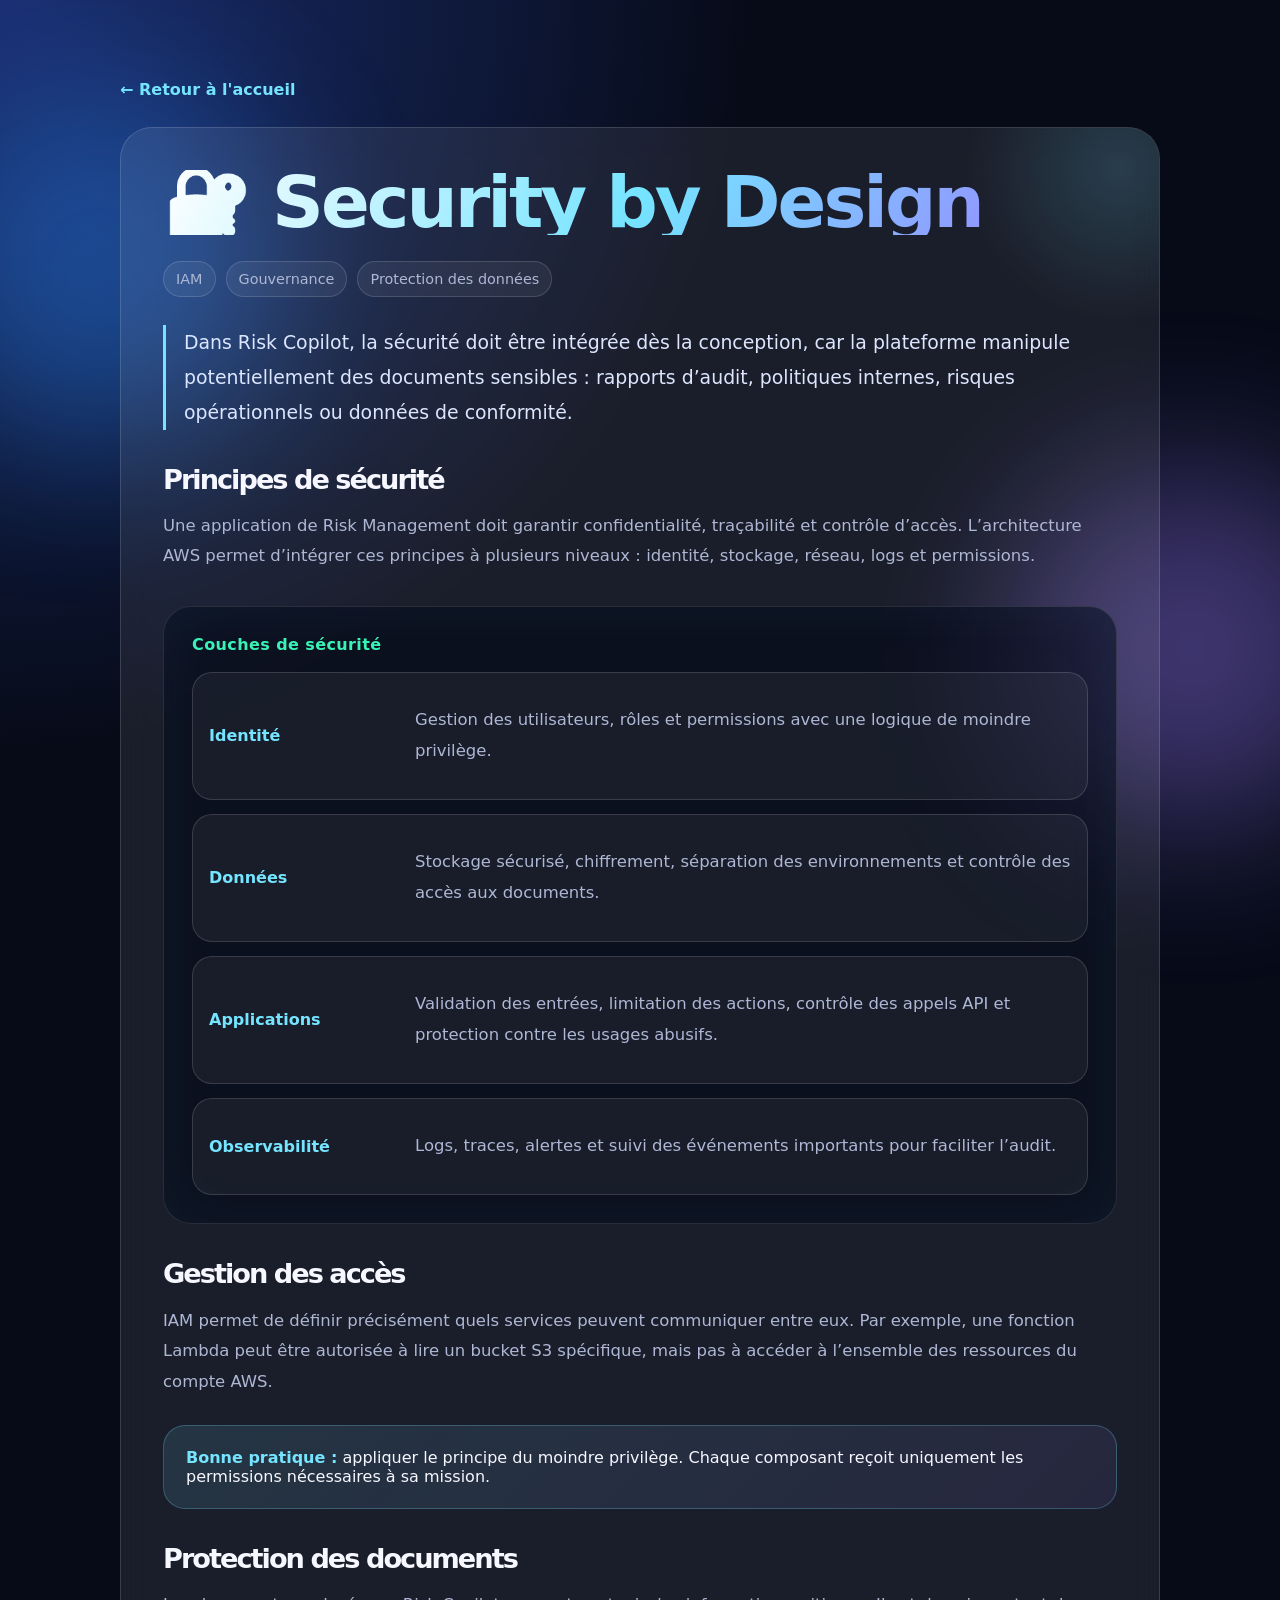
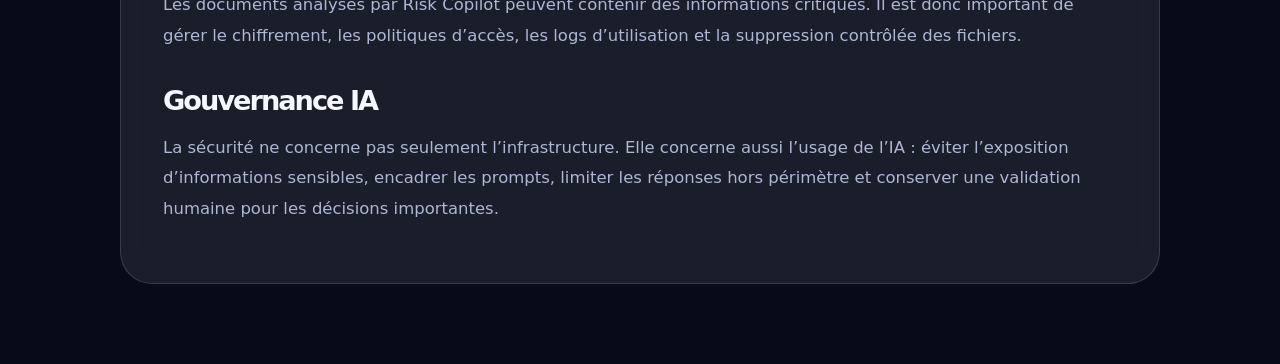
<file: articles/security-by-design.html>
<!DOCTYPE html>
<html lang="fr">
<head>
  <meta charset="UTF-8" />
  <meta name="viewport" content="width=device-width, initial-scale=1.0" />
  <title>🔐 Security by Design | Risk Copilot</title>
  <link rel="stylesheet" href="../style.css" />
</head>
<body>
  <div class="background-orb orb-one"></div>
  <div class="background-orb orb-two"></div>
  <main class="article-page reveal visible">
    <a class="back-link" href="../index.html">← Retour à l'accueil</a>
    <article class="article-card">
      <h1>🔐 Security by Design</h1>
      <div class="article-meta"><span>IAM</span><span>Gouvernance</span><span>Protection des données</span></div>

      <p class="article-lead">Dans Risk Copilot, la sécurité doit être intégrée dès la conception, car la plateforme manipule potentiellement des documents sensibles : rapports d’audit, politiques internes, risques opérationnels ou données de conformité.</p>
      <h2>Principes de sécurité</h2>
      <p>Une application de Risk Management doit garantir confidentialité, traçabilité et contrôle d’accès. L’architecture AWS permet d’intégrer ces principes à plusieurs niveaux : identité, stockage, réseau, logs et permissions.</p>
      <div class="diagram">
        <div class="diagram-title">Couches de sécurité</div>
        <div class="layered">
          <div class="layer"><strong>Identité</strong><p>Gestion des utilisateurs, rôles et permissions avec une logique de moindre privilège.</p></div>
          <div class="layer"><strong>Données</strong><p>Stockage sécurisé, chiffrement, séparation des environnements et contrôle des accès aux documents.</p></div>
          <div class="layer"><strong>Applications</strong><p>Validation des entrées, limitation des actions, contrôle des appels API et protection contre les usages abusifs.</p></div>
          <div class="layer"><strong>Observabilité</strong><p>Logs, traces, alertes et suivi des événements importants pour faciliter l’audit.</p></div>
        </div>
      </div>
      <h2>Gestion des accès</h2>
      <p>IAM permet de définir précisément quels services peuvent communiquer entre eux. Par exemple, une fonction Lambda peut être autorisée à lire un bucket S3 spécifique, mais pas à accéder à l’ensemble des ressources du compte AWS.</p>
      <div class="callout"><strong>Bonne pratique :</strong> appliquer le principe du moindre privilège. Chaque composant reçoit uniquement les permissions nécessaires à sa mission.</div>
      <h2>Protection des documents</h2>
      <p>Les documents analysés par Risk Copilot peuvent contenir des informations critiques. Il est donc important de gérer le chiffrement, les politiques d’accès, les logs d’utilisation et la suppression contrôlée des fichiers.</p>
      <h2>Gouvernance IA</h2>
      <p>La sécurité ne concerne pas seulement l’infrastructure. Elle concerne aussi l’usage de l’IA : éviter l’exposition d’informations sensibles, encadrer les prompts, limiter les réponses hors périmètre et conserver une validation humaine pour les décisions importantes.</p>
    </article>
  </main>
</body>
</html>
</file>
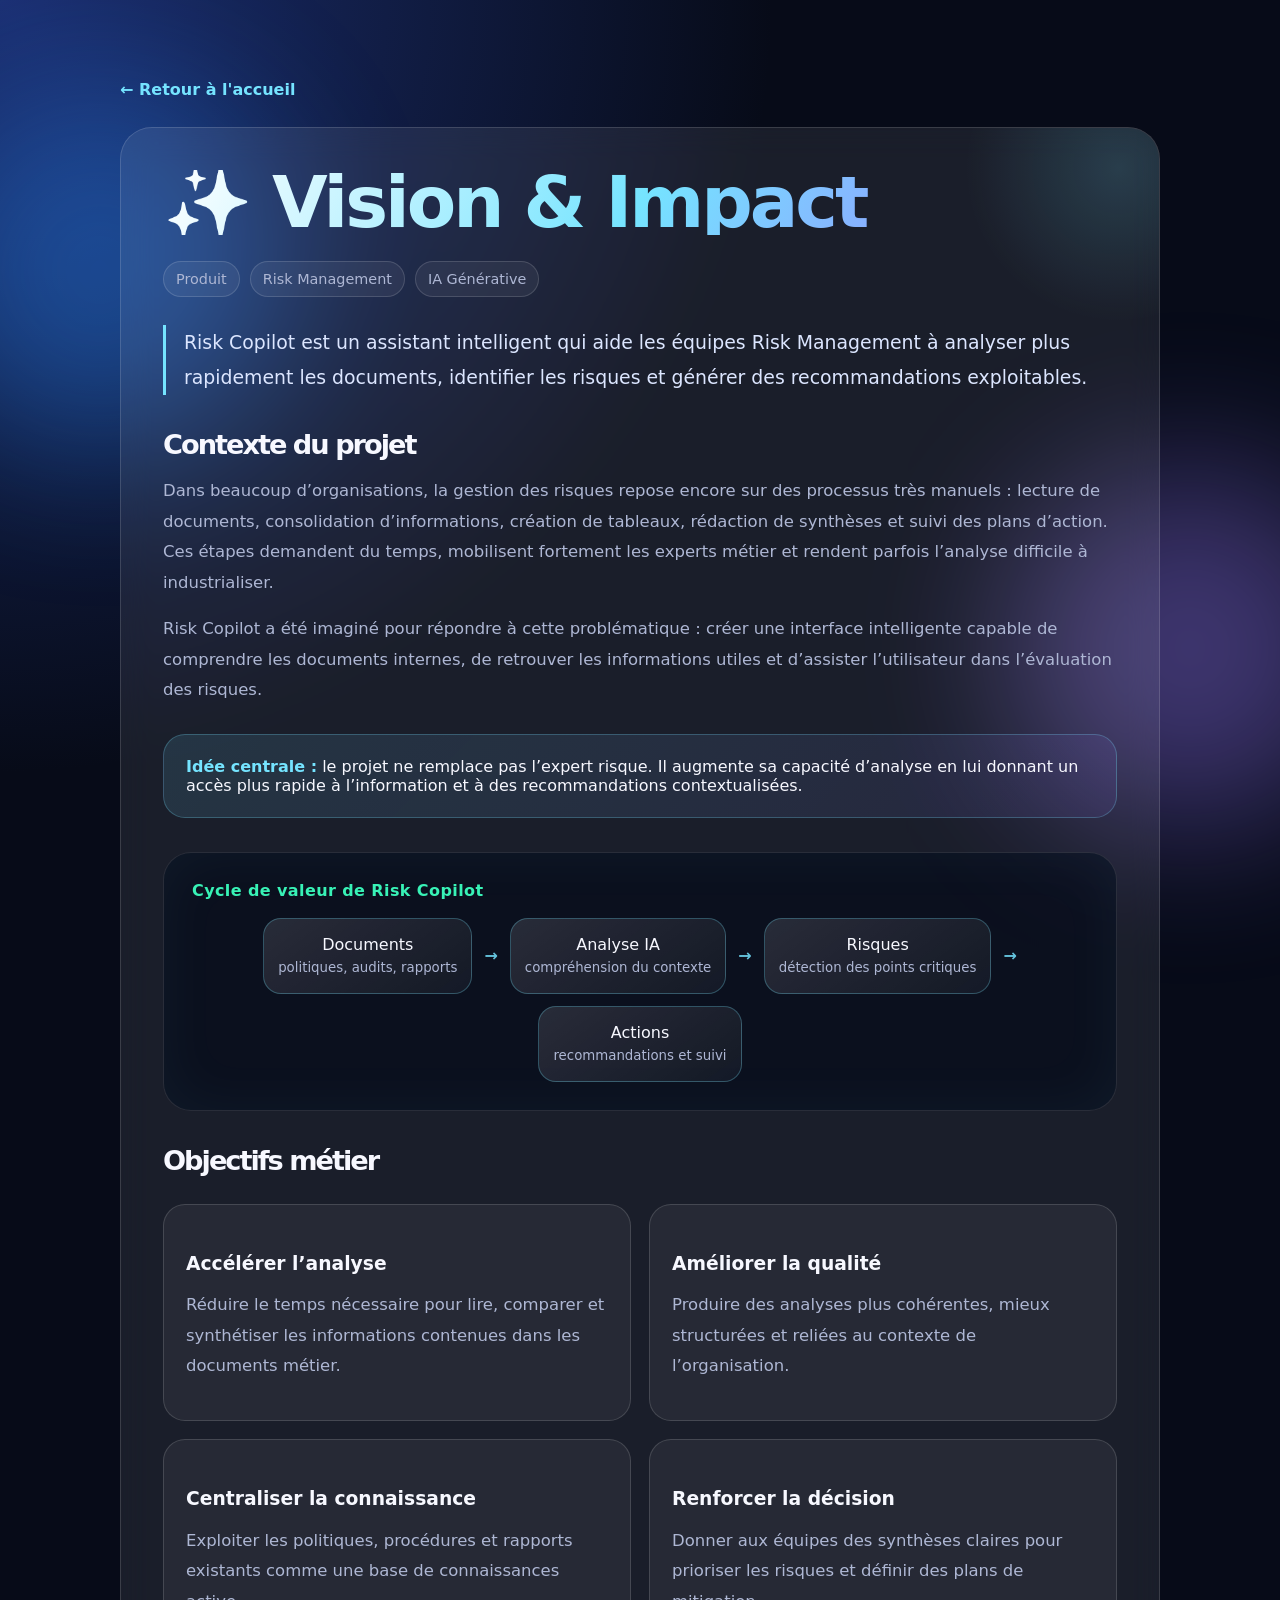
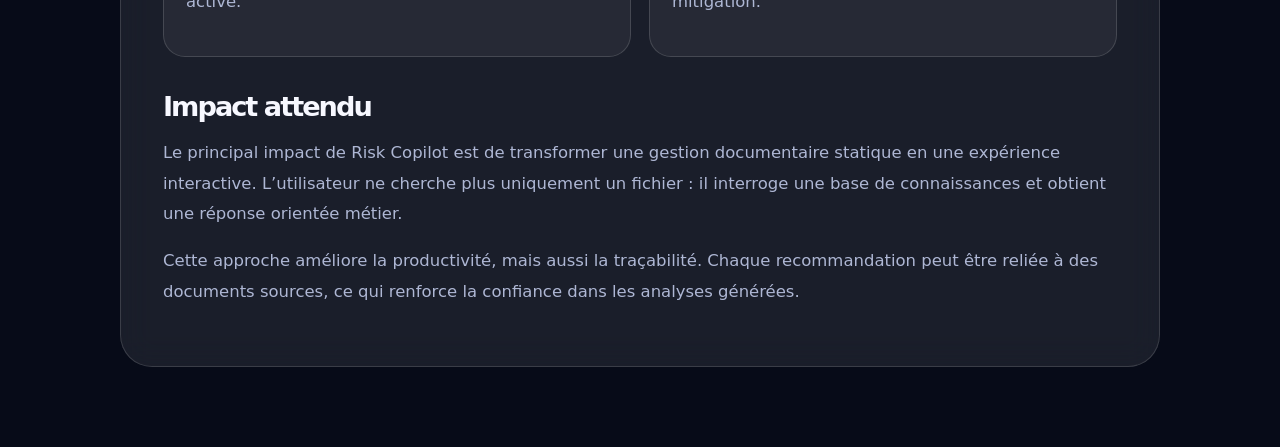
<file: articles/vision-impact.html>
<!DOCTYPE html>
<html lang="fr">
<head>
  <meta charset="UTF-8" />
  <meta name="viewport" content="width=device-width, initial-scale=1.0" />
  <title>✨ Vision & Impact | Risk Copilot</title>
  <link rel="stylesheet" href="../style.css" />
</head>
<body>
  <div class="background-orb orb-one"></div>
  <div class="background-orb orb-two"></div>
  <main class="article-page reveal visible">
    <a class="back-link" href="../index.html">← Retour à l'accueil</a>
    <article class="article-card">
      <h1>✨ Vision & Impact</h1>
      <div class="article-meta"><span>Produit</span><span>Risk Management</span><span>IA Générative</span></div>

      <p class="article-lead">Risk Copilot est un assistant intelligent qui aide les équipes Risk Management à analyser plus rapidement les documents, identifier les risques et générer des recommandations exploitables.</p>
      <h2>Contexte du projet</h2>
      <p>Dans beaucoup d’organisations, la gestion des risques repose encore sur des processus très manuels : lecture de documents, consolidation d’informations, création de tableaux, rédaction de synthèses et suivi des plans d’action. Ces étapes demandent du temps, mobilisent fortement les experts métier et rendent parfois l’analyse difficile à industrialiser.</p>
      <p>Risk Copilot a été imaginé pour répondre à cette problématique : créer une interface intelligente capable de comprendre les documents internes, de retrouver les informations utiles et d’assister l’utilisateur dans l’évaluation des risques.</p>
      <div class="callout"><strong>Idée centrale :</strong> le projet ne remplace pas l’expert risque. Il augmente sa capacité d’analyse en lui donnant un accès plus rapide à l’information et à des recommandations contextualisées.</div>
      <div class="diagram">
        <div class="diagram-title">Cycle de valeur de Risk Copilot</div>
        <div class="flow">
          <div class="node">Documents<small>politiques, audits, rapports</small></div><div class="arrow">→</div>
          <div class="node">Analyse IA<small>compréhension du contexte</small></div><div class="arrow">→</div>
          <div class="node">Risques<small>détection des points critiques</small></div><div class="arrow">→</div>
          <div class="node">Actions<small>recommandations et suivi</small></div>
        </div>
      </div>
      <h2>Objectifs métier</h2>
      <div class="two-col">
        <div class="info-box"><h3>Accélérer l’analyse</h3><p>Réduire le temps nécessaire pour lire, comparer et synthétiser les informations contenues dans les documents métier.</p></div>
        <div class="info-box"><h3>Améliorer la qualité</h3><p>Produire des analyses plus cohérentes, mieux structurées et reliées au contexte de l’organisation.</p></div>
        <div class="info-box"><h3>Centraliser la connaissance</h3><p>Exploiter les politiques, procédures et rapports existants comme une base de connaissances active.</p></div>
        <div class="info-box"><h3>Renforcer la décision</h3><p>Donner aux équipes des synthèses claires pour prioriser les risques et définir des plans de mitigation.</p></div>
      </div>
      <h2>Impact attendu</h2>
      <p>Le principal impact de Risk Copilot est de transformer une gestion documentaire statique en une expérience interactive. L’utilisateur ne cherche plus uniquement un fichier : il interroge une base de connaissances et obtient une réponse orientée métier.</p>
      <p>Cette approche améliore la productivité, mais aussi la traçabilité. Chaque recommandation peut être reliée à des documents sources, ce qui renforce la confiance dans les analyses générées.</p>
    </article>
  </main>
</body>
</html>
</file>
<file: style.css>
:root {
  --bg: #070b18;
  --card: rgba(255, 255, 255, 0.08);
  --card-border: rgba(255, 255, 255, 0.14);
  --text: #f7f8ff;
  --muted: #aeb7d4;
  --primary: #75e4ff;
  --secondary: #9b7cff;
  --accent: #38f2b6;
}

* { box-sizing: border-box; }
html { scroll-behavior: smooth; }
body {
  margin: 0;
  font-family: Inter, ui-sans-serif, system-ui, -apple-system, BlinkMacSystemFont, "Segoe UI", sans-serif;
  color: var(--text);
  background: radial-gradient(circle at top left, #1b2f72 0, transparent 32%), var(--bg);
  overflow-x: hidden;
}

a { color: inherit; text-decoration: none; }
.background-orb {
  position: fixed;
  width: 360px;
  height: 360px;
  border-radius: 50%;
  filter: blur(80px);
  opacity: .38;
  z-index: -1;
  animation: float 10s ease-in-out infinite alternate;
}
.orb-one { background: #2b8cff; top: 10%; left: -80px; }
.orb-two { background: #9b7cff; bottom: 8%; right: -90px; animation-delay: 2s; }

.navbar {
  width: min(1180px, calc(100% - 40px));
  margin: 24px auto 0;
  display: flex;
  justify-content: space-between;
  align-items: center;
  padding: 16px 22px;
  border: 1px solid var(--card-border);
  border-radius: 22px;
  background: rgba(7, 11, 24, 0.72);
  backdrop-filter: blur(18px);
  position: sticky;
  top: 16px;
  z-index: 10;
}
.brand { font-weight: 800; letter-spacing: .4px; font-size: 1.1rem; }
.brand span { color: var(--primary); }
nav { display: flex; gap: 22px; color: var(--muted); font-size: .94rem; }
nav a:hover { color: var(--text); }

.hero {
  width: min(980px, calc(100% - 40px));
  margin: 110px auto 90px;
  text-align: center;
}
.hero-badge {
  display: inline-flex;
  padding: 10px 16px;
  border-radius: 999px;
  border: 1px solid var(--card-border);
  color: var(--primary);
  background: rgba(255, 255, 255, .06);
  margin-bottom: 22px;
}
h1 {
  margin: 0;
  font-size: clamp(3rem, 8vw, 6.5rem);
  line-height: .9;
  letter-spacing: -5px;
  background: linear-gradient(120deg, #fff, #75e4ff, #9b7cff);
  -webkit-background-clip: text;
  color: transparent;
}
.subtitle {
  margin: 26px auto 0;
  max-width: 760px;
  font-size: clamp(1.05rem, 2vw, 1.35rem);
  line-height: 1.7;
  color: var(--muted);
}
.hero-actions { margin-top: 34px; display: flex; justify-content: center; gap: 14px; flex-wrap: wrap; }
.primary-btn, .secondary-btn {
  padding: 14px 20px;
  border-radius: 14px;
  transition: .25s ease;
}
.primary-btn { background: linear-gradient(135deg, var(--primary), var(--secondary)); color: #06101d; font-weight: 800; }
.secondary-btn { border: 1px solid var(--card-border); color: var(--text); }
.primary-btn:hover, .secondary-btn:hover { transform: translateY(-3px); }

.section { width: min(1180px, calc(100% - 40px)); margin: 0 auto 90px; }
.section-heading { max-width: 760px; margin-bottom: 34px; }
.eyebrow { color: var(--accent); text-transform: uppercase; letter-spacing: 2px; font-size: .78rem; font-weight: 800; }
h2 { font-size: clamp(2rem, 4vw, 3.4rem); margin: 8px 0 12px; letter-spacing: -2px; }
.section-heading p:last-child { color: var(--muted); line-height: 1.7; }
.cards-grid { display: grid; grid-template-columns: repeat(4, 1fr); gap: 18px; }
.card {
  min-height: 270px;
  padding: 26px;
  border: 1px solid var(--card-border);
  border-radius: 28px;
  background: linear-gradient(145deg, rgba(255,255,255,.1), rgba(255,255,255,.04));
  backdrop-filter: blur(18px);
  position: relative;
  overflow: hidden;
  transition: transform .28s ease, border-color .28s ease, box-shadow .28s ease;
}
.card::before {
  content: "";
  position: absolute;
  inset: -1px;
  background: radial-gradient(circle at top right, rgba(117,228,255,.32), transparent 35%);
  opacity: 0;
  transition: .28s ease;
}
.card:hover {
  transform: translateY(-10px) rotateX(4deg) rotateY(-4deg);
  border-color: rgba(117, 228, 255, .6);
  box-shadow: 0 25px 70px rgba(0,0,0,.35);
}
.card:hover::before { opacity: 1; }
.icon { font-size: 2rem; margin-bottom: 22px; position: relative; }
.card h3, .card p, .card span { position: relative; }
.card h3 { margin: 0 0 12px; font-size: 1.25rem; }
.card p { color: var(--muted); line-height: 1.65; margin: 0 0 22px; }
.card span { color: var(--primary); font-weight: 800; }
.stack-list { display: flex; flex-wrap: wrap; gap: 14px; }
.stack-list span {
  padding: 14px 18px;
  border-radius: 999px;
  background: rgba(255,255,255,.08);
  border: 1px solid var(--card-border);
  color: var(--muted);
}
.footer-cta {
  width: min(1180px, calc(100% - 40px));
  margin: 0 auto 70px;
  padding: 48px;
  border-radius: 34px;
  border: 1px solid var(--card-border);
  background: linear-gradient(135deg, rgba(117,228,255,.13), rgba(155,124,255,.12));
  text-align: center;
}
.footer-cta p { color: var(--muted); }
.reveal { opacity: 0; transform: translateY(30px); transition: .8s ease; }
.reveal.visible { opacity: 1; transform: translateY(0); }

.article-page { width: min(850px, calc(100% - 40px)); margin: 80px auto; }
.back-link { color: var(--primary); font-weight: 800; }
.article-card {
  margin-top: 28px;
  padding: 42px;
  border-radius: 32px;
  border: 1px solid var(--card-border);
  background: rgba(255,255,255,.08);
  backdrop-filter: blur(16px);
}
.article-card h1 { font-size: clamp(2.4rem, 6vw, 4.5rem); letter-spacing: -3px; }
.article-card p, .article-card li { color: var(--muted); line-height: 1.85; font-size: 1.03rem; }
.article-card h2 { font-size: 1.7rem; margin-top: 34px; }

@keyframes float { from { transform: translateY(0); } to { transform: translateY(-35px); } }
@media (max-width: 1000px) { .cards-grid { grid-template-columns: repeat(2, 1fr); } }
@media (max-width: 640px) {
  nav { display: none; }
  .cards-grid { grid-template-columns: 1fr; }
  h1 { letter-spacing: -3px; }
  .article-card { padding: 26px; }
}


/* Detailed article enhancements */
.article-page { width: min(1040px, calc(100% - 40px)); }
.article-card { position: relative; overflow: hidden; }
.article-card::after {
  content: "";
  position: absolute;
  width: 320px;
  height: 320px;
  border-radius: 50%;
  background: radial-gradient(circle, rgba(117,228,255,.16), transparent 68%);
  right: -120px;
  top: -120px;
  pointer-events: none;
}
.article-lead {
  font-size: 1.18rem !important;
  color: #dce6ff !important;
  border-left: 3px solid var(--primary);
  padding-left: 18px;
  margin-top: 28px;
}
.article-meta {
  display: flex;
  gap: 10px;
  flex-wrap: wrap;
  margin: 26px 0;
}
.article-meta span, .tag {
  padding: 9px 12px;
  border-radius: 999px;
  border: 1px solid var(--card-border);
  background: rgba(255,255,255,.06);
  color: var(--muted);
  font-size: .9rem;
}
.callout {
  margin: 28px 0;
  padding: 22px;
  border-radius: 22px;
  background: linear-gradient(135deg, rgba(117,228,255,.12), rgba(155,124,255,.10));
  border: 1px solid rgba(117,228,255,.25);
}
.callout strong { color: var(--primary); }
.two-col {
  display: grid;
  grid-template-columns: repeat(2, minmax(0, 1fr));
  gap: 18px;
  margin: 28px 0;
}
.info-box {
  padding: 22px;
  border-radius: 22px;
  background: rgba(255,255,255,.055);
  border: 1px solid var(--card-border);
}
.info-box h3 { margin: 0 0 10px; }
.article-card h3 { margin-top: 26px; }
.diagram {
  margin: 34px 0;
  padding: 28px;
  border-radius: 28px;
  background: rgba(2, 8, 23, .58);
  border: 1px solid rgba(255,255,255,.12);
  box-shadow: inset 0 0 60px rgba(117,228,255,.05);
}
.diagram-title { color: var(--accent); font-weight: 800; margin-bottom: 18px; letter-spacing: .4px; }
.flow {
  display: flex;
  align-items: stretch;
  justify-content: center;
  gap: 12px;
  flex-wrap: wrap;
}
.node {
  min-width: 130px;
  padding: 16px 14px;
  border-radius: 18px;
  border: 1px solid rgba(117,228,255,.28);
  background: linear-gradient(145deg, rgba(255,255,255,.12), rgba(255,255,255,.04));
  text-align: center;
  color: #f7f8ff;
  position: relative;
  animation: nodeFloat 4s ease-in-out infinite alternate;
}
.node small { display: block; color: var(--muted); margin-top: 5px; line-height: 1.35; }
.arrow {
  display: flex;
  align-items: center;
  color: var(--primary);
  font-weight: 900;
  opacity: .85;
}
.layered {
  display: grid;
  gap: 14px;
}
.layer {
  display: grid;
  grid-template-columns: 190px 1fr;
  gap: 16px;
  align-items: center;
  padding: 16px;
  border-radius: 20px;
  background: rgba(255,255,255,.055);
  border: 1px solid var(--card-border);
}
.layer strong { color: var(--primary); }
.pipeline {
  display: grid;
  grid-template-columns: repeat(5, 1fr);
  gap: 12px;
}
.step {
  padding: 18px;
  border-radius: 20px;
  background: rgba(255,255,255,.06);
  border: 1px solid var(--card-border);
  position: relative;
}
.step b { color: var(--primary); display: block; margin-bottom: 8px; }
.timeline {
  border-left: 2px solid rgba(117,228,255,.35);
  padding-left: 24px;
  margin: 24px 0;
}
.timeline-item { margin: 0 0 24px; position: relative; }
.timeline-item::before {
  content: "";
  width: 13px;
  height: 13px;
  border-radius: 50%;
  background: var(--primary);
  position: absolute;
  left: -31.5px;
  top: 6px;
  box-shadow: 0 0 18px var(--primary);
}
.kpi-grid { display: grid; grid-template-columns: repeat(3, 1fr); gap: 16px; margin: 28px 0; }
.kpi { padding: 24px; border-radius: 24px; border: 1px solid var(--card-border); background: rgba(255,255,255,.06); }
.kpi strong { display: block; font-size: 2rem; color: var(--primary); margin-bottom: 8px; }
@keyframes nodeFloat { from { transform: translateY(0); } to { transform: translateY(-6px); } }
@media (max-width: 900px) { .two-col, .pipeline, .kpi-grid { grid-template-columns: 1fr; } .layer { grid-template-columns: 1fr; } .arrow { transform: rotate(90deg); justify-content: center; } }
</file>
